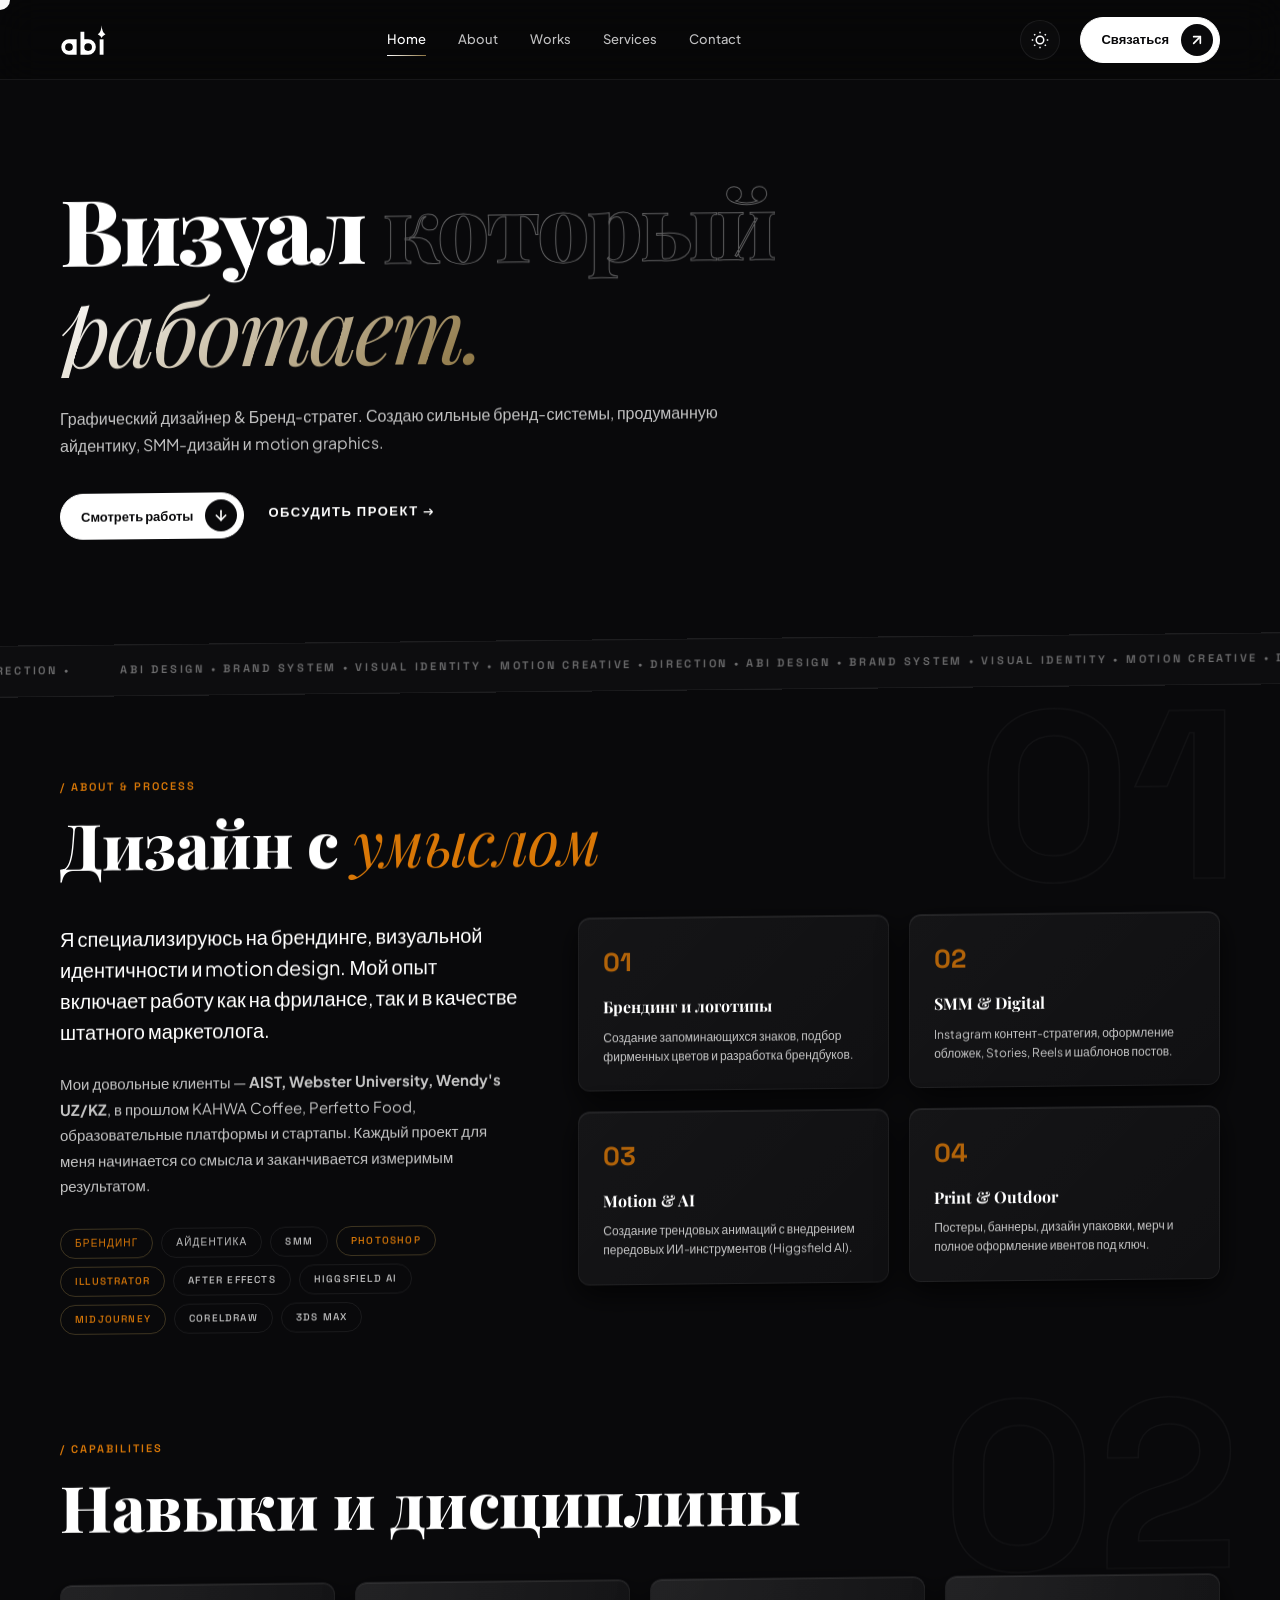
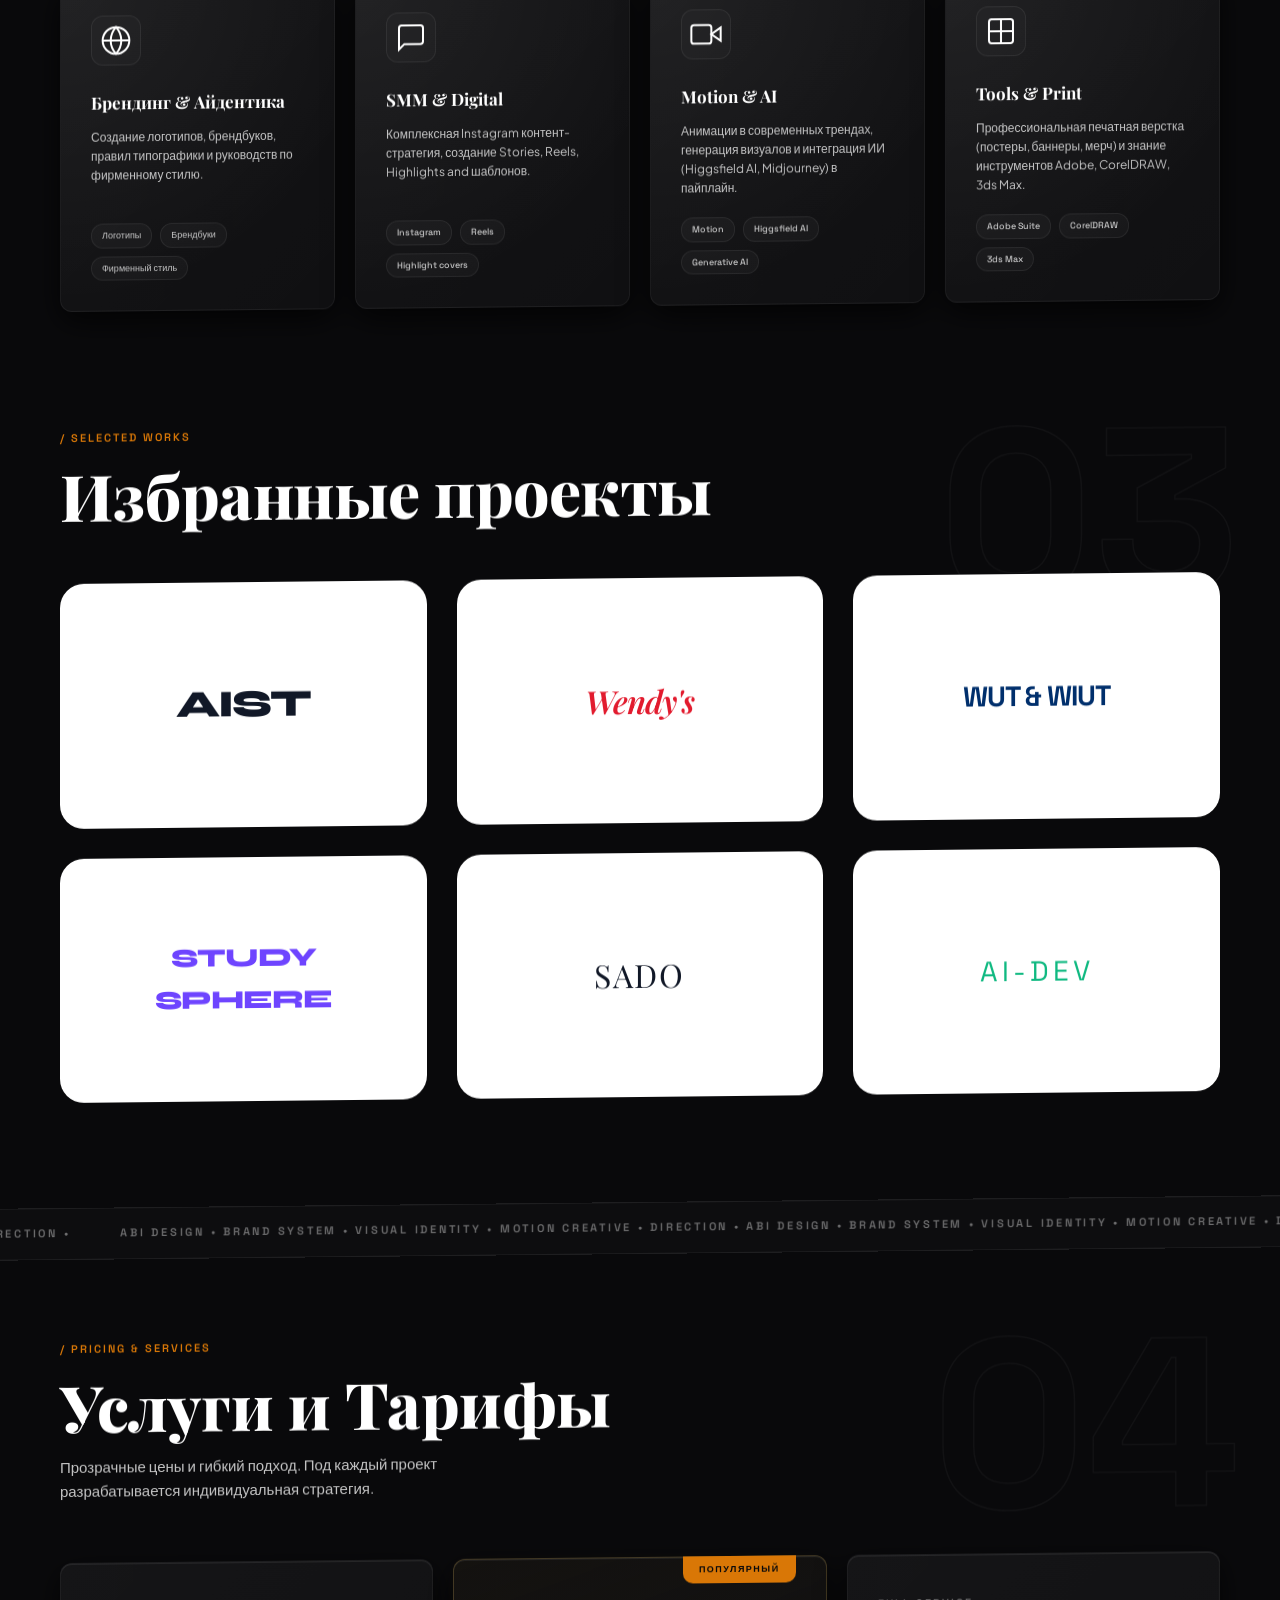
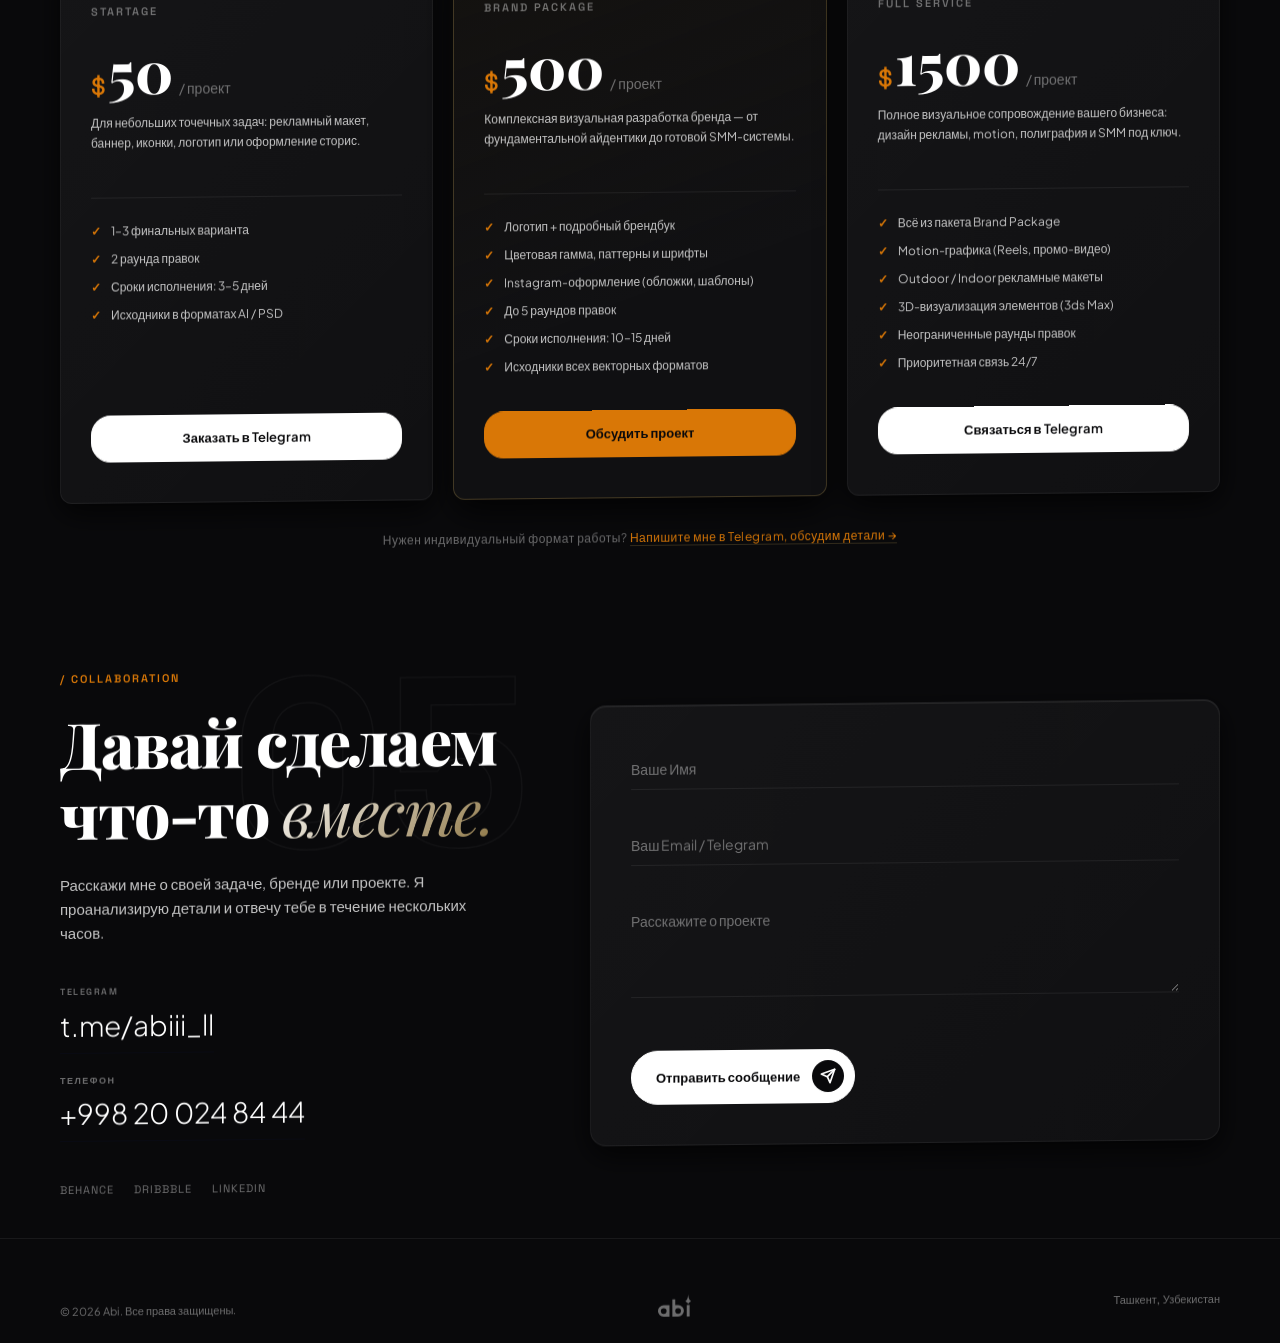
<file: index.html>
<!DOCTYPE html>
<html lang="ru">
<head>
  <meta charset="UTF-8">
  <meta name="viewport" content="width=device-width, initial-scale=1.0">
  <title>Abi — Designer &amp; Brand Strategist | Visual Portfolio</title>
  
  <!-- Favicon -->
  <link rel="icon" type="image/svg+xml" href="favicon.svg?v=1.8.3">
  
  <!-- Meta tags for SEO -->
  <meta name="description" content="Портфолио Аби (Abi) — графического дизайнера и бренд-стратега из Ташкента. Создание бренд-систем, айдентики, SMM-дизайна и motion graphics. Визуал, который работает.">
  <meta name="keywords" content="Аби, Abi, Дизайнер Ташкент, Графический дизайн, Айдентика, Брендинг, SMM дизайн, Motion graphics, Ташкент, Узбекистан">
  <meta name="theme-color" content="#080a18">
  
  <!-- Open Graph / Facebook -->
  <meta property="og:type" content="website">
  <meta property="og:url" content="https://abduvahidovabdurahmon-stack.github.io/portfolio/">
  <meta property="og:title" content="Abi — Designer &amp; Brand Strategist | Visual Portfolio">
  <meta property="og:description" content="Портфолио Аби (Abi). Создание бренд-систем, айдентики и motion graphics. Визуал, который работает.">
  <meta property="og:image" content="https://abduvahidovabdurahmon-stack.github.io/portfolio/aist_card.jpg">
  <meta property="og:image:alt" content="Abi visual portfolio preview">

  <!-- Twitter / Telegram previews -->
  <meta name="twitter:card" content="summary_large_image">
  <meta name="twitter:title" content="Abi — Designer &amp; Brand Strategist | Visual Portfolio">
  <meta name="twitter:description" content="Бренд-системы, айдентика, SMM-дизайн и motion graphics. Визуал, который работает.">
  <meta name="twitter:image" content="https://abduvahidovabdurahmon-stack.github.io/portfolio/aist_card.jpg">

  <!-- Google Fonts: Syne (bold/expressive), Plus Jakarta Sans (interface text), Space Grotesk (tech numbers/labels), Playfair Display (light theme serif) -->
  <link rel="preconnect" href="https://fonts.googleapis.com">
  <link rel="preconnect" href="https://fonts.gstatic.com" crossorigin>
  <link href="https://fonts.googleapis.com/css2?family=Montserrat:wght@900&family=Playfair+Display:ital,wght@0,400;0,500;0,700;1,400;1,500&family=Plus+Jakarta+Sans:wght@300;400;500;600;700&family=Space+Grotesk:wght@300;400;500;600;700&family=Syne:wght@700;800&display=swap" rel="stylesheet">
  
  <!-- Style Sheet -->
  <link rel="stylesheet" href="style.css?v=1.8.5">
</head>
<body>

  <!-- Noise Overlay (For paper texture feel in light theme) -->
  <div class="noise-overlay" aria-hidden="true"></div>

  <!-- Custom Cursor -->
  <div id="custom-cursor" class="custom-cursor" aria-hidden="true">
    <span class="cursor-text">View</span>
  </div>

  <!-- Background Grid, Light Rays, and Orbs -->
  <div class="background-grid" aria-hidden="true">
    <div class="bg-base-color"></div>


    <!-- Full-screen Frosted Glass Surface Overlay -->
    <div class="bg-glass-surface"></div>

    <!-- Interactive Background Lights & Matrix Grid (On top of glass for sharpness) -->
    <div class="interactive-glow-spotlight"></div>
    <div class="interactive-grid-overlay"></div>

    <div class="grid-columns">
      <div class="grid-col"></div>
      <div class="grid-col"></div>
      <div class="grid-col"></div>
      <div class="grid-col"></div>
      <div class="grid-col"></div>
    </div>
  </div>



  <!-- Frosted Glass Navigation Bar -->
  <header class="navigation-wrapper" id="nav-header">
    <div class="navigation-inside">
      <a href="#home" class="nav-logo" id="logo-link" aria-label="ABI Home">
        <svg viewBox="0 0 185 125" aria-hidden="true" class="logo-svg">
          <path d="M 35 60 L 65 60 L 65 120 L 35 120 A 30 30 0 0 1 35 60 Z M 35 75 A 15 15 0 1 0 35 105 A 15 15 0 1 0 35 75 Z" fill-rule="evenodd" />
          <path d="M 80 30 L 95 30 L 95 60 L 110 60 A 30 30 0 0 1 110 120 L 80 120 Z M 110 75 A 15 15 0 1 0 110 105 A 15 15 0 1 0 110 75 Z" fill-rule="evenodd" />
          <rect x="155" y="60" width="15" height="60" />
          <path d="M 162.5 5 Q 161.5 32 147.5 40 Q 161.5 48 162.5 55 Q 163.5 48 177.5 40 Q 163.5 32 162.5 5 Z" />
        </svg>
      </a>
      
      <nav class="navigation-links hide-on-mobile" aria-label="Основное меню">
        <a href="#home" class="nav-link active">Home</a>
        <a href="#about" class="nav-link">About</a>
        <a href="#works" class="nav-link">Works</a>
        <a href="#pricing" class="nav-link">Services</a>
        <a href="#contact" class="nav-link">Contact</a>
      </nav>
      
      <div class="navigation-actions">
        <!-- Theme Toggle Switch -->
        <button id="theme-toggle" class="theme-toggle-btn" aria-label="Переключить цветовую тему">
          <svg class="sun-icon" viewBox="0 0 24 24" fill="none" stroke="currentColor" stroke-width="2">
            <circle cx="12" cy="12" r="5"></circle>
            <line x1="12" y1="1" x2="12" y2="3"></line>
            <line x1="12" y1="21" x2="12" y2="23"></line>
            <line x1="4.22" y1="4.22" x2="5.64" y2="5.64"></line>
            <line x1="18.36" y1="18.36" x2="19.78" y2="19.78"></line>
            <line x1="1" y1="12" x2="3" y2="12"></line>
            <line x1="21" y1="12" x2="23" y2="12"></line>
            <line x1="4.22" y1="19.78" x2="5.64" y2="18.36"></line>
            <line x1="18.36" y1="5.64" x2="19.78" y2="4.22"></line>
          </svg>
          <svg class="moon-icon" viewBox="0 0 24 24" fill="none" stroke="currentColor" stroke-width="2" style="display:none;">
            <path d="M21 12.79A9 9 0 1 1 11.21 3 7 7 0 0 0 21 12.79z"></path>
          </svg>
        </button>

        <a href="#contact" class="magnetic-button button-navigation hide-on-mobile" id="nav-cta-btn">
          <span class="btn-text">Связаться</span>
          <div class="btn-circle">
            <svg viewBox="0 0 24 24" width="16" height="16" stroke="currentColor" stroke-width="2.5" fill="none" stroke-linecap="round" stroke-linejoin="round">
              <line x1="7" y1="17" x2="17" y2="7"></line>
              <polyline points="7 7 17 7 17 17"></polyline>
            </svg>
          </div>
        </a>
        
        <!-- Mobile Menu Hamburger -->
        <button class="mobile-menu-trigger hide-on-desktop" id="menu-trigger" aria-label="Открыть мобильное меню" aria-expanded="false">
          <span></span>
          <span></span>
        </button>
      </div>
    </div>
  </header>

  <!-- Mobile Navigation Drawer -->
  <div class="mobile-menu-overlay" id="mobile-menu">
    <div class="mobile-menu-content">
      <nav class="mobile-navigation-links" aria-label="Мобильное меню">
        <a href="#home" class="mobile-nav-link">Home</a>
        <a href="#about" class="mobile-nav-link">About</a>
        <a href="#works" class="mobile-nav-link">Works</a>
        <a href="#pricing" class="mobile-nav-link">Services</a>
        <a href="#contact" class="mobile-nav-link">Contact</a>
      </nav>
      <div class="mobile-menu-footer">
        <a href="#contact" class="magnetic-button mobile-cta-btn">Связаться</a>
      </div>
    </div>
  </div>

  <main class="main-content">
    
    <!-- Centered Editorial Hero Section -->
    <section class="hero-section" id="home">
      <div class="section-container">
        
        <div class="hero-content">
          <h1 class="hero-title">
            <div class="title-row">
              <span class="hero-title-word-wrapper"><span class="hero-title-word">Визуал</span></span>
              <span class="hero-title-word-wrapper"><span class="hero-title-word stroke">который</span></span>
            </div>
            <div class="title-row">
              <span class="hero-title-word-wrapper"><span class="hero-title-word gradient-text italic-accent">работает.</span></span>
            </div>
          </h1>
          <p class="hero-subtitle">Графический дизайнер &amp; Бренд-стратег. Создаю сильные бренд-системы, продуманную айдентику, SMM-дизайн и motion graphics.</p>
          
          <div class="hero-actions">
            <a href="#works" class="magnetic-button btn-hero-primary">
              <span class="btn-text">Смотреть работы</span>
              <div class="btn-circle">
                <svg viewBox="0 0 24 24" width="16" height="16" stroke="currentColor" stroke-width="2.5" fill="none" stroke-linecap="round" stroke-linejoin="round">
                  <line x1="12" y1="5" x2="12" y2="19"></line>
                  <polyline points="19 12 12 19 5 12"></polyline>
                </svg>
              </div>
            </a>
            <a href="#contact" class="btn-text-action">Обсудить проект &rarr;</a>
          </div>
        </div>


      </div>
    </section>

    <!-- Marquee divider 1 (between Hero and About) -->
    <div class="scroll-marquee-wrapper" aria-hidden="true">
      <div class="scroll-marquee-track marquee-track-1">
        <div class="scroll-marquee-item font-tech">ABI DESIGN &bull; BRAND SYSTEM &bull; VISUAL IDENTITY &bull; MOTION CREATIVE &bull; DIRECTION &bull; ABI DESIGN &bull; BRAND SYSTEM &bull; VISUAL IDENTITY &bull; MOTION CREATIVE &bull; DIRECTION &bull;</div>
      </div>
    </div>

    <!-- About and Process Section -->
    <section class="about-section" id="about" data-animate="about">
      <div class="section-container">
        <div class="section-header" style="position: relative;">
          <span class="section-tag font-tech">/ About &amp; Process</span>
          <h2 class="section-title">Дизайн с <em>умыслом</em></h2>
          <div class="bg-section-number font-tech" data-parallax-speed="0.12">01</div>
        </div>
        
        <div class="about-grid">
          <div class="about-text-col">
            <p class="paragraph-large">Я специализируюсь на брендинге, визуальной идентичности и motion design. Мой опыт включает работу как на фрилансе, так и в качестве штатного маркетолога.</p>
            <p class="paragraph-regular">Мои довольные клиенты — <strong>AIST, Webster University, Wendy's UZ/KZ</strong>, в прошлом KAHWA Coffee, Perfetto Food, образовательные платформы и стартапы. Каждый проект для меня начинается со смысла и заканчивается измеримым результатом.</p>
            
            <div class="chips-container" style="margin-top: 30px;">
              <div class="chips">
                <span class="chip hi">Брендинг</span>
                <span class="chip">Айдентика</span>
                <span class="chip">SMM</span>
                <span class="chip hi">Photoshop</span>
                <span class="chip hi">Illustrator</span>
                <span class="chip">After Effects</span>
                <span class="chip">Higgsfield AI</span>
                <span class="chip hi">Midjourney</span>
                <span class="chip">CorelDRAW</span>
                <span class="chip">3ds Max</span>
              </div>
            </div>
          </div>
          
          <div class="process-timeline-bento">
            <div class="process-card border-glow">
              <div class="process-num font-tech">01</div>
              <h3 class="process-title">Брендинг и логотипы</h3>
              <p class="process-desc">Создание запоминающихся знаков, подбор фирменных цветов и разработка брендбуков.</p>
            </div>
            
            <div class="process-card border-glow">
              <div class="process-num font-tech">02</div>
              <h3 class="process-title">SMM &amp; Digital</h3>
              <p class="process-desc">Instagram контент-стратегия, оформление обложек, Stories, Reels и шаблонов постов.</p>
            </div>
            
            <div class="process-card border-glow">
              <div class="process-num font-tech">03</div>
              <h3 class="process-title">Motion &amp; AI</h3>
              <p class="process-desc">Создание трендовых анимаций с внедрением передовых ИИ-инструментов (Higgsfield AI).</p>
            </div>
            
            <div class="process-card border-glow">
              <div class="process-num font-tech">04</div>
              <h3 class="process-title">Print &amp; Outdoor</h3>
              <p class="process-desc">Постеры, баннеры, дизайн упаковки, мерч и полное оформление ивентов под ключ.</p>
            </div>
          </div>
        </div>
      </div>
    </section>

    <!-- Skills Bento Section -->
    <section class="skills-section" id="skills" data-animate="skills">
      <div class="section-container">
        <div class="section-header" style="position: relative;">
          <span class="section-tag font-tech">/ Capabilities</span>
          <h2 class="section-title">Навыки и дисциплины</h2>
          <div class="bg-section-number font-tech" data-parallax-speed="0.12">02</div>
        </div>
        
        <div class="skills-bento-grid">
          <!-- Skill Card 1 -->
          <div class="bento-card skill-card border-glow">
            <div class="skill-icon-wrap">
              <svg viewBox="0 0 24 24" width="32" height="32" fill="none" stroke="currentColor" stroke-width="1.5">
                <circle cx="12" cy="12" r="10"></circle>
                <path d="M12 2a15.3 15.3 0 0 1 4 10 15.3 15.3 0 0 1-4 10 15.3 15.3 0 0 1-4-10 15.3 15.3 0 0 1 4-10z"></path>
                <path d="M2 12h20"></path>
              </svg>
            </div>
            <h3 class="skill-title">Брендинг &amp; Айдентика</h3>
            <p class="skill-desc">Создание логотипов, брендбуков, правил типографики и руководств по фирменному стилю.</p>
            <div class="skill-pills">
              <span>Логотипы</span>
              <span>Брендбуки</span>
              <span>Фирменный стиль</span>
            </div>
          </div>

          <!-- Skill Card 2 -->
          <div class="bento-card skill-card border-glow">
            <div class="skill-icon-wrap">
              <svg viewBox="0 0 24 24" width="32" height="32" fill="none" stroke="currentColor" stroke-width="1.5">
                <path d="M21 15a2 2 0 0 1-2 2H7l-4 4V5a2 2 0 0 1 2-2h14a2 2 0 0 1 2 2z"></path>
              </svg>
            </div>
            <h3 class="skill-title">SMM &amp; Digital</h3>
            <p class="skill-desc">Комплексная Instagram контент-стратегия, создание Stories, Reels, Highlights and шаблонов.</p>
            <div class="skill-pills">
              <span>Instagram</span>
              <span>Reels</span>
              <span>Highlight covers</span>
            </div>
          </div>

          <!-- Skill Card 3 -->
          <div class="bento-card skill-card border-glow">
            <div class="skill-icon-wrap">
              <svg viewBox="0 0 24 24" width="32" height="32" fill="none" stroke="currentColor" stroke-width="1.5">
                <polygon points="23 7 16 12 23 17 23 7"></polygon>
                <rect x="1" y="5" width="15" height="14" rx="2" ry="2"></rect>
              </svg>
            </div>
            <h3 class="skill-title">Motion &amp; AI</h3>
            <p class="skill-desc">Анимации в современных трендах, генерация визуалов и интеграция ИИ (Higgsfield AI, Midjourney) в пайплайн.</p>
            <div class="skill-pills">
              <span>Motion</span>
              <span>Higgsfield AI</span>
              <span>Generative AI</span>
            </div>
          </div>

          <!-- Skill Card 4 -->
          <div class="bento-card skill-card border-glow">
            <div class="skill-icon-wrap">
              <svg viewBox="0 0 24 24" width="32" height="32" fill="none" stroke="currentColor" stroke-width="1.5">
                <rect x="3" y="3" width="18" height="18" rx="2" ry="2"></rect>
                <line x1="21" y1="12" x2="3" y2="12"></line>
                <line x1="12" y1="3" x2="12" y2="21"></line>
              </svg>
            </div>
            <h3 class="skill-title">Tools &amp; Print</h3>
            <p class="skill-desc">Профессиональная печатная верстка (постеры, баннеры, мерч) и знание инструментов Adobe, CorelDRAW, 3ds Max.</p>
            <div class="skill-pills">
              <span>Adobe Suite</span>
              <span>CorelDRAW</span>
              <span>3ds Max</span>
            </div>
          </div>
        </div>
      </div>
    </section>

    <!-- Projects Section -->
    <section class="projects-section" id="works" data-animate="works">
      <div class="section-container">
        
        <div class="section-header" style="position: relative; margin-bottom: 20px;">
          <span class="section-tag font-tech">/ Selected Works</span>
          <h2 class="section-title">Избранные проекты</h2>
          <div class="bg-section-number font-tech" data-parallax-speed="0.12">03</div>
        </div>
        
        <!-- Premium Brand Grid Showcase -->
        <div class="brand-grid">
          <!-- AIST -->
          <a href="project.html?id=aether" class="brand-card" data-brand="aist" data-animate="fade-up">
            <div class="brand-logo-wrapper">
              <span class="brand-logo-fallback" style="font-family: 'Syne', sans-serif; letter-spacing: -2px; font-weight: 800; font-size: 38px;">AIST</span>
            </div>
            <div class="brand-meta">
              <span class="brand-title">AIST Tashkent</span>
              <span class="brand-category">Production & Brand Identity</span>
            </div>
          </a>

          <!-- Wendy's -->
          <a href="project.html?id=veloce" class="brand-card" data-brand="wendys" data-animate="fade-up">
            <div class="brand-logo-wrapper">
              <span class="brand-logo-fallback" style="font-family: 'Playfair Display', serif; font-style: italic; font-weight: 600; font-size: 32px; color: #e21b2e;">Wendy's</span>
            </div>
            <div class="brand-meta">
              <span class="brand-title">Wendy's Uzbekistan & Kazakhstan</span>
              <span class="brand-category">SMM & Production Strategy</span>
            </div>
          </a>

          <!-- WIUT & WUT -->
          <a href="project.html?id=chronos" class="brand-card" data-brand="wiut" data-animate="fade-up">
            <div class="brand-logo-wrapper">
              <span class="brand-logo-fallback" style="font-family: 'Space Grotesk', sans-serif; letter-spacing: -1px; font-weight: 700; font-size: 28px; color: #002f6c;">WUT & WIUT</span>
            </div>
            <div class="brand-meta">
              <span class="brand-title">Webster & Westminster</span>
              <span class="brand-category">Event & Brand Identity</span>
            </div>
          </a>

          <!-- Study Sphere -->
          <a href="project.html?id=komorebi" class="brand-card" data-brand="studysphere" data-animate="fade-up">
            <div class="brand-logo-wrapper">
              <span class="brand-logo-fallback" style="font-family: 'Syne', sans-serif; letter-spacing: -1px; font-weight: 800; font-size: 26px; color: #6e44ff;">STUDY SPHERE</span>
            </div>
            <div class="brand-meta">
              <span class="brand-title">Study Sphere</span>
              <span class="brand-category">SMM & Identity Design</span>
            </div>
          </a>

          <!-- Freelance (Sado) -->
          <a href="project.html?id=sado" class="brand-card" data-brand="freelance" data-animate="fade-up">
            <div class="brand-logo-wrapper">
              <span class="brand-logo-fallback" style="font-family: 'Playfair Display', serif; font-weight: 400; font-size: 32px; letter-spacing: 2px;">SADO</span>
            </div>
            <div class="brand-meta">
              <span class="brand-title">Sado Identity Archive</span>
              <span class="brand-category">Freelance & Commercial Art</span>
            </div>
          </a>

          <!-- AI-разработка -->
          <a href="project.html?id=ai-dev" class="brand-card" data-brand="ai-dev" data-animate="fade-up">
            <div class="brand-logo-wrapper">
              <span class="brand-logo-fallback" style="font-family: 'Space Grotesk', sans-serif; font-weight: 400; font-size: 28px; letter-spacing: 4px; color: #10b981; text-transform: uppercase;">AI-DEV</span>
            </div>
            <div class="brand-meta">
              <span class="brand-title">AI-Разработка</span>
              <span class="brand-category">Generative Design & Coding</span>
            </div>
          </a>
        </div>
      </div>
    </section>

    <!-- Marquee divider 2 (between Works and Pricing) -->
    <div class="scroll-marquee-wrapper" aria-hidden="true">
      <div class="scroll-marquee-track marquee-track-2">
        <div class="scroll-marquee-item font-tech">ABI DESIGN &bull; BRAND SYSTEM &bull; VISUAL IDENTITY &bull; MOTION CREATIVE &bull; DIRECTION &bull; ABI DESIGN &bull; BRAND SYSTEM &bull; VISUAL IDENTITY &bull; MOTION CREATIVE &bull; DIRECTION &bull;</div>
      </div>
    </div>

    <!-- Services & Pricing Section -->
    <section class="pricing-section" id="pricing" data-animate="pricing">
      <div class="section-container">
        
        <div class="section-header" style="position: relative;">
          <span class="section-tag font-tech">/ Pricing &amp; Services</span>
          <h2 class="section-title">Услуги и Тарифы</h2>
          <p class="pricing-subtitle">Прозрачные цены и гибкий подход. Под каждый проект разрабатывается индивидуальная стратегия.</p>
          <div class="bg-section-number font-tech" data-parallax-speed="0.12">04</div>
        </div>

        <div class="pricing-grid">
          
          <!-- Price Card 1 -->
          <div class="pricing-card border-glow">
            <div class="p-tier font-tech">Startage</div>
            <div class="p-amount-wrap">
              <span class="p-currency font-tech">$</span>
              <h3 class="p-amount">50</h3>
              <span class="p-period">/ проект</span>
            </div>
            <p class="p-desc">Для небольших точечных задач: рекламный макет, баннер, иконки, логотип или оформление сторис.</p>
            <div class="p-divider"></div>
            <ul class="p-features">
              <li>1–3 финальных варианта</li>
              <li>2 раунда правок</li>
              <li>Сроки исполнения: 3–5 дней</li>
              <li>Исходники в форматах AI / PSD</li>
            </ul>
            <a href="https://t.me/abiii_ll" target="_blank" rel="noopener" class="magnetic-button btn-pricing-action">
              <span class="btn-text">Заказать в Telegram</span>
            </a>
          </div>

          <!-- Price Card 2 (Featured) -->
          <div class="pricing-card card-featured border-glow">
            <div class="p-featured-badge font-tech">Популярный</div>
            <div class="p-tier font-tech">Brand Package</div>
            <div class="p-amount-wrap">
              <span class="p-currency font-tech">$</span>
              <h3 class="p-amount">500</h3>
              <span class="p-period">/ проект</span>
            </div>
            <p class="p-desc">Комплексная визуальная разработка бренда — от фундаментальной айдентики до готовой SMM-системы.</p>
            <div class="p-divider"></div>
            <ul class="p-features">
              <li>Логотип + подробный брендбук</li>
              <li>Цветовая гамма, паттерны и шрифты</li>
              <li>Instagram-оформление (обложки, шаблоны)</li>
              <li>До 5 раундов правок</li>
              <li>Сроки исполнения: 10–15 дней</li>
              <li>Исходники всех векторных форматов</li>
            </ul>
            <a href="https://t.me/abiii_ll" target="_blank" rel="noopener" class="magnetic-button btn-pricing-action featured-action">
              <span class="btn-text">Обсудить проект</span>
            </a>
          </div>

          <!-- Price Card 3 -->
          <div class="pricing-card border-glow">
            <div class="p-tier font-tech">Full Service</div>
            <div class="p-amount-wrap">
              <span class="p-currency font-tech">$</span>
              <h3 class="p-amount">1500</h3>
              <span class="p-period">/ проект</span>
            </div>
            <p class="p-desc">Полное визуальное сопровождение вашего бизнеса: дизайн рекламы, motion, полиграфия и SMM под ключ.</p>
            <div class="p-divider"></div>
            <ul class="p-features">
              <li>Всё из пакета Brand Package</li>
              <li>Motion-графика (Reels, промо-видео)</li>
              <li>Outdoor / Indoor рекламные макеты</li>
              <li>3D-визуализация элементов (3ds Max)</li>
              <li>Неограниченные раунды правок</li>
              <li>Приоритетная связь 24/7</li>
            </ul>
            <a href="https://t.me/abiii_ll" target="_blank" rel="noopener" class="magnetic-button btn-pricing-action">
              <span class="btn-text">Связаться в Telegram</span>
            </a>
          </div>

        </div>
        
        <p class="pricing-custom-note">Нужен индивидуальный формат работы? <a href="https://t.me/abiii_ll" target="_blank" rel="noopener" class="accent-link">Напишите мне в Telegram, обсудим детали →</a></p>
      </div>
    </section>

    <!-- Contact Form Section -->
    <section class="contact-section" id="contact" data-animate="contact">
      <div class="section-container">
        <div class="contact-layout">
          
          <div class="contact-info-col" style="position: relative;">
            <span class="section-tag font-tech">/ Collaboration</span>
            <h2 class="contact-main-title">Давай сделаем что-то <span class="gradient-text italic-accent">вместе.</span></h2>
            <div class="bg-section-number font-tech" data-parallax-speed="0.12">05</div>
            <p class="contact-text">Расскажи мне о своей задаче, бренде или проекте. Я проанализирую детали и отвечу тебе в течение нескольких часов.</p>
            
            <div class="contact-methods">
              <a href="https://t.me/abiii_ll" target="_blank" rel="noopener" class="contact-method-link">
                <span class="method-label font-tech">Telegram</span>
                <span class="method-value">t.me/abiii_ll</span>
              </a>
              <a href="tel:+998200248444" class="contact-method-link">
                <span class="method-label font-tech">Телефон</span>
                <span class="method-value">+998 20 024 84 44</span>
              </a>
            </div>

            <div class="socials-list">
              <a href="https://behance.net" target="_blank" rel="noopener" class="social-link">Behance</a>
              <a href="https://dribbble.com" target="_blank" rel="noopener" class="social-link">Dribbble</a>
              <a href="https://linkedin.com" target="_blank" rel="noopener" class="social-link">LinkedIn</a>
            </div>
          </div>
          
          <div class="contact-form-col">
            <form id="portfolio-contact-form" class="portfolio-form" novalidate>
              <div class="form-row">
                <div class="form-group">
                  <input type="text" id="contact-name" name="name" class="form-input" required placeholder=" ">
                  <label for="contact-name" class="form-label">Ваше Имя</label>
                  <span class="form-border"></span>
                  <span class="error-msg">Пожалуйста, введите ваше имя</span>
                </div>
              </div>
              
              <div class="form-row">
                <div class="form-group">
                  <input type="email" id="contact-email" name="email" class="form-input" required placeholder=" ">
                  <label for="contact-email" class="form-label">Ваш Email / Telegram</label>
                  <span class="form-border"></span>
                  <span class="error-msg">Пожалуйста, укажите контакт для связи</span>
                </div>
              </div>
              
              <div class="form-row">
                <div class="form-group">
                  <textarea id="contact-message" name="message" class="form-input text-area" required placeholder=" "></textarea>
                  <label for="contact-message" class="form-label">Расскажите о проекте</label>
                  <span class="form-border"></span>
                  <span class="error-msg">Пожалуйста, напишите пару слов о задаче</span>
                </div>
              </div>
              
              <button type="submit" class="magnetic-button form-submit-btn" id="submit-form-btn">
                <span class="btn-text">Отправить сообщение</span>
                <div class="btn-circle">
                  <svg viewBox="0 0 24 24" width="16" height="16" stroke="currentColor" stroke-width="2.5" fill="none" stroke-linecap="round" stroke-linejoin="round">
                    <line x1="22" y1="2" x2="11" y2="13"></line>
                    <polygon points="22 2 15 22 11 13 2 9 22 2"></polygon>
                  </svg>
                </div>
              </button>
            </form>
          </div>
          
        </div>
      </div>
    </section>

  </main>

  <!-- Footer -->
  <footer class="portfolio-footer">
    <div class="section-container">
      <div class="footer-bottom">
        <p class="copyright">&copy; 2026 Abi. Все права защищены.</p>
        <div class="footer-logo">
          <svg viewBox="0 0 185 125" aria-hidden="true" class="logo-svg">
            <path d="M 35 60 L 65 60 L 65 120 L 35 120 A 30 30 0 0 1 35 60 Z M 35 75 A 15 15 0 1 0 35 105 A 15 15 0 1 0 35 75 Z" fill-rule="evenodd" />
            <path d="M 80 30 L 95 30 L 95 60 L 110 60 A 30 30 0 0 1 110 120 L 80 120 Z M 110 75 A 15 15 0 1 0 110 105 A 15 15 0 1 0 110 75 Z" fill-rule="evenodd" />
            <rect x="155" y="60" width="15" height="60" />
            <path d="M 162.5 5 Q 161.5 32 147.5 40 Q 161.5 48 162.5 55 Q 163.5 48 177.5 40 Q 163.5 32 162.5 5 Z" />
          </svg>
        </div>
        <p class="credits">Ташкент, Узбекистан</p>
      </div>
    </div>
  </footer>
  <!-- Scripts -->
  <script src="projects.js?v=1.8.5"></script>
  <script src="script.js?v=1.8.5"></script>
</body>
</html>
</file>
<file: style.css>
/* ==========================================================================
   STYLE SYSTEM: DESIGN-PORTFOLIO (DIALEDWEB & LIGHT EDITORIAL BLEND)
   ========================================================================== */

/* 1. Reset & Variables */
:root {
  /* Fonts */
  --font-headers: 'Playfair Display', Georgia, serif; /* Editorial serif for header by default */
  --font-body: 'Plus Jakarta Sans', sans-serif;
  --font-tech: 'Space Grotesk', sans-serif;

  /* HSL Colors - Dark Theme (Default) */
  --bg-dark: #09090b; /* Flat deep dark gray from reference */
  --bg-card: rgba(18, 18, 18, 0.55); /* Highly translucent matte dark gray for max glassmorphism */
  --bg-card-hover: rgba(28, 28, 28, 0.68);
  --border-color: rgba(255, 255, 255, 0.065); /* 1px thin translucent borders */
  --border-color-hover: rgba(255, 255, 255, 0.15);
  
  --text-primary: #ffffff;
  --text-secondary: rgba(255, 255, 255, 0.75); /* Higher legibility */
  --text-muted: rgba(255, 255, 255, 0.4);
  
  --accent-purple: #8b5cf6;
  --accent-cyan: #06b6d4;
  --accent-orange: #d97706;
  --accent-red: #ef4444;
  --accent-green: #10b981;
  
  --gradient-glow: linear-gradient(135deg, #ffffff 0%, #8B7340 100%); /* Premium monochrome/gold gradient glow */
  --glow-shadow: 0 8px 32px 0 rgba(255, 255, 255, 0.02);
  --glass-blur: blur(20px);
  --transition-smooth: all 0.5s cubic-bezier(0.16, 1, 0.3, 1);
  --transition-elastic: all 0.6s cubic-bezier(0.34, 1.56, 0.64, 1);

  /* Default values for background mouse tracking variables */
  --mouse-bg-x: 50vw;
  --mouse-bg-y: 30vh;
}

/* Light Theme Variables (Blended from Abi's Reference) */
body.light-theme {
  --bg-dark: #f0f0e7;                 /* Aspen Snow background */
  --bg-card: rgba(232, 232, 223, 0.32); /* Highly translucent card backing */
  --bg-card-hover: rgba(222, 222, 212, 0.50);
  --border-color: rgba(0, 17, 102, 0.08); /* Navy border */
  --border-color-hover: rgba(0, 17, 102, 0.22);
  
  --text-primary: #001166;            /* Atlantic Depths primary navy */
  --text-secondary: rgba(0, 17, 102, 0.72);
  --text-muted: rgba(0, 17, 102, 0.45);
  
  --accent-purple: #001166;
  --accent-cyan: #8B7340;             /* Matte Gold accents */
  --accent-orange: #8B7340;
  --accent-red: #c94e18;              /* Terracotta secondary */
  --accent-green: #22c55e;
  
  --gradient-glow: linear-gradient(135deg, #001166 0%, #8B7340 100%);
  --glow-shadow: 0 8px 32px 0 rgba(0, 17, 102, 0.04);
  
  --font-headers: 'Playfair Display', Georgia, serif; /* Editorial serif */
  
  background-color: var(--bg-dark);
  color: var(--text-primary);
}

/* Base Styles */
* {
  box-sizing: border-box;
  margin: 0;
  padding: 0;
}

html {
  scroll-behavior: smooth;
  background-color: var(--bg-dark);
  scroll-padding-top: 80px; /* Accounts for fixed desktop header when anchor scrolling */
}

body {
  font-family: var(--font-body);
  background-color: transparent !important; /* Force transparent so z-index: -1 background-grid is fully visible */
  color: var(--text-primary);
  line-height: 1.6;
  overflow-x: hidden;
  -webkit-font-smoothing: antialiased;
  transition: color 0.5s ease;
}

.bg-base-color {
  position: absolute;
  inset: 0;
  width: 100%;
  height: 100%;
  background-color: var(--bg-dark);
  z-index: -4; /* render behind the floating blobs at -3 */
  transition: background-color 1.2s cubic-bezier(0.16, 1, 0.3, 1);
}

/* Scrollbar customization */
::-webkit-scrollbar {
  width: 8px;
}
::-webkit-scrollbar-track {
  background: var(--bg-dark);
}
::-webkit-scrollbar-thumb {
  background: var(--border-color-hover);
  border-radius: 4px;
}
::-webkit-scrollbar-thumb:hover {
  background: var(--text-muted);
}

/* Typography Helper */
.font-tech {
  font-family: var(--font-tech);
}

a {
  color: inherit;
  text-decoration: none;
}

button {
  background: none;
  border: none;
  cursor: pointer;
  font-family: inherit;
  color: inherit;
}

/* Helper Class: Section Container */
.section-container {
  max-width: 1240px;
  margin: 0 auto;
  padding: 0 40px;
  position: relative;
  width: 100%;
}

.gradient-text {
  background: var(--gradient-glow);
  -webkit-background-clip: text;
  -webkit-text-fill-color: transparent;
  background-clip: text;
}

.italic-accent {
  font-style: italic;
  font-weight: normal;
}

/* ==========================================================================
   2. Background Grid, Light Rays & Orbs
   ========================================================================== */
.background-grid {
  position: fixed;
  top: 0;
  left: 0;
  width: 100%;
  height: 100vh;
  z-index: -1;
  pointer-events: none;
  overflow: hidden;
}

/* Interactive spotlight glow and dot-panel matrix grid */
.interactive-glow-spotlight {
  position: absolute;
  inset: 0;
  width: 100%;
  height: 100%;
  pointer-events: none;
  background: radial-gradient(circle 450px at var(--mouse-bg-x) var(--mouse-bg-y), rgba(139, 92, 246, 0.05) 0%, rgba(6, 182, 212, 0.02) 40%, transparent 80%);
  z-index: -3; /* behind other blobs */
  transition: opacity 0.5s ease;
}

body.light-theme .interactive-glow-spotlight {
  background: radial-gradient(circle 350px at var(--mouse-bg-x) var(--mouse-bg-y), rgba(0, 17, 102, 0.02) 0%, rgba(139, 115, 64, 0.01) 50%, transparent 80%);
}

.interactive-grid-overlay {
  position: absolute;
  inset: 0;
  width: 100%;
  height: 100%;
  pointer-events: none;
  z-index: -2;
  
  /* Fine blueprint lines and micro-dots repeat pattern */
  background-image: 
    radial-gradient(circle at 1px 1px, rgba(255, 255, 255, 0.065) 1.5px, transparent 0),
    linear-gradient(rgba(255, 255, 255, 0.012) 1px, transparent 1px),
    linear-gradient(90deg, rgba(255, 255, 255, 0.012) 1px, transparent 1px);
  background-size: 80px 80px, 80px 80px, 80px 80px;
  
  /* Mask limits the grid visibility to a radius around the cursor */
  mask-image: radial-gradient(circle 260px at var(--mouse-bg-x) var(--mouse-bg-y), black 20%, transparent 100%);
  -webkit-mask-image: radial-gradient(circle 260px at var(--mouse-bg-x) var(--mouse-bg-y), black 20%, transparent 100%);
  
  opacity: 0.85;
  transition: opacity 0.5s ease;
}

body.light-theme .interactive-grid-overlay {
  background-image: 
    radial-gradient(circle at 1px 1px, rgba(0, 17, 102, 0.05) 1.5px, transparent 0),
    linear-gradient(rgba(0, 17, 102, 0.012) 1px, transparent 1px),
    linear-gradient(90deg, rgba(0, 17, 102, 0.012) 1px, transparent 1px);
  mask-image: radial-gradient(circle 220px at var(--mouse-bg-x) var(--mouse-bg-y), black 10%, transparent 100%);
  -webkit-mask-image: radial-gradient(circle 220px at var(--mouse-bg-x) var(--mouse-bg-y), black 10%, transparent 100%);
}

.grid-columns {
  display: flex;
  justify-content: space-between;
  width: 100%;
  height: 100%;
  max-width: 1240px;
  margin: 0 auto;
  padding: 0 40px;
}

.grid-col {
  width: 1px;
  height: 100%;
  background-color: var(--border-color);
  opacity: 0.8;
  transition: background-color 0.5s ease;
}

.grid-col:last-child {
  background-color: transparent;
}

/* Noise overlay (film/paper texture) */
.noise-overlay {
  position: fixed;
  inset: 0;
  background-image: url("https://framerusercontent.com/images/6mcf62RlDfRfU61Yg5vb2pefpi4.png?width=256&height=256");
  background-repeat: repeat;
  background-size: 128px auto;
  pointer-events: none;
  z-index: 9000;
  opacity: 0.04; /* Extremely subtle noise grain overlay in dark theme */
  transition: opacity 0.5s ease;
}

body.light-theme .noise-overlay {
  background-image: url("data:image/svg+xml,%3Csvg xmlns='http://www.w3.org/2000/svg' width='200' height='200'%3E%3Cfilter id='n'%3E%3CfeTurbulence type='fractalNoise' baseFrequency='.85' numOctaves='4' stitchTiles='stitch'/%3E%3C/filter%3E%3Crect width='200' height='200' filter='url(%23n)' opacity='.025'/%3E%3C/svg%3E");
  background-repeat: repeat;
  background-size: auto;
  opacity: 1;
}

/* Floating Blurred Background Orbs - Light Theme Only */
.bg-orb-wrapper {
  position: absolute;
  inset: 0;
  width: 100%;
  height: 100%;
  overflow: hidden;
  opacity: 0;
  pointer-events: none;
  transition: opacity 0.8s cubic-bezier(0.16, 1, 0.3, 1);
}

body.light-theme .bg-orb-wrapper {
  opacity: 1;
}

/* Parallax wrappers for independent scroll motion */
.bg-orb-parallax, .bg-blob-parallax {
  position: absolute;
  inset: 0;
  width: 100%;
  height: 100%;
  pointer-events: none;
  will-change: transform;
}

.bg-orb {
  position: absolute;
  border-radius: 50%;
  pointer-events: none;
}

.orb1 {
  width: 900px;
  height: 900px;
  background: radial-gradient(circle, rgba(255, 255, 255, 0.45) 0%, transparent 70%); /* pure white highlight in light theme */
  top: -200px;
  right: -100px;
  animation: orbFloat 14s ease-in-out infinite alternate;
}

.orb2 {
  width: 600px;
  height: 600px;
  background: radial-gradient(circle, rgba(180, 180, 180, 0.25) 0%, transparent 70%); /* soft silver-gray in light theme */
  bottom: 50px;
  left: 5%;
  animation: orbFloat 18s ease-in-out infinite alternate-reverse;
}

@keyframes orbFloat {
  0% { transform: scale(1) translate(0, 0); }
  100% { transform: scale(1.12) translate(40px, -40px); }
}

/* Full-screen Frosted Glass Surface Overlay */
.bg-glass-surface {
  position: absolute;
  inset: 0;
  width: 100%;
  height: 100%;
  background-color: rgba(10, 10, 10, 0.45); /* lower opacity so shifting colors are clearly visible */
  z-index: -2.5; /* between blobs (-3) and grid overlay (-2) */
  pointer-events: none;
  transition: background-color 0.5s ease;
}

body.light-theme .bg-glass-surface {
  background-color: rgba(240, 240, 231, 0.40); /* lower opacity in light theme */
}

/* Neon Background Blobs - Dark Theme Only */
.bg-blob-wrapper {
  position: absolute;
  inset: 0;
  width: 100%;
  height: 100%;
  overflow: hidden;
  opacity: 1;
  pointer-events: none;
  transition: opacity 0.8s cubic-bezier(0.16, 1, 0.3, 1);
}

body.light-theme .bg-blob-wrapper {
  opacity: 0;
}

.bg-blob {
  position: absolute;
  border-radius: 50%;
  z-index: -3; /* behind glass surface */
  pointer-events: none;
}

.bg-blob-violet {
  width: 700px;
  height: 700px;
  background: radial-gradient(circle, rgba(255, 255, 255, 0.18) 0%, transparent 70%); /* pure white sharp radial highlight */
  top: -150px;
  left: 10%;
  animation: blobDrift1 30s infinite ease-in-out;
}

.bg-blob-cyan {
  width: 800px;
  height: 800px;
  background: radial-gradient(circle, rgba(160, 160, 160, 0.15) 0%, transparent 70%); /* light silver/gray radial highlight */
  bottom: -200px;
  right: 5%;
  animation: blobDrift2 40s infinite ease-in-out;
}

.bg-blob-orange {
  width: 600px;
  height: 600px;
  background: radial-gradient(circle, rgba(96, 96, 96, 0.12) 0%, transparent 70%); /* medium gray radial highlight */
  top: 45%;
  left: 45%;
  animation: blobDrift3 25s infinite ease-in-out;
}

@keyframes blobDrift1 {
  0% { transform: translate(0, 0) scale(1); }
  33% { transform: translate(140px, 80px) scale(1.15); }
  66% { transform: translate(-60px, 140px) scale(0.9); }
  100% { transform: translate(0, 0) scale(1); }
}

@keyframes blobDrift2 {
  0% { transform: translate(0, 0) scale(1); }
  50% { transform: translate(-160px, -110px) scale(0.8); }
  100% { transform: translate(0, 0) scale(1); }
}

@keyframes blobDrift3 {
  0% { transform: translate(-50%, -50%) scale(1); }
  33% { transform: translate(-30%, -40%) scale(1.2); }
  66% { transform: translate(-60%, -70%) scale(0.85); }
  100% { transform: translate(-50%, -50%) scale(1); }
}

/* ==========================================================================
   3. Custom Smart Cursor
   ========================================================================== */
.custom-cursor {
  position: fixed;
  top: 0;
  left: 0;
  pointer-events: none;
  z-index: 9999;
  mix-blend-mode: difference;
  display: none;
  width: 20px;
  height: 20px;
  background-color: #ffffff;
  border-radius: 50%;
  transform: translate(-50%, -50%);
  align-items: center;
  justify-content: center;
  overflow: hidden;
  transition: width 0.3s cubic-bezier(0.16, 1, 0.3, 1), 
              height 0.3s cubic-bezier(0.16, 1, 0.3, 1), 
              background-color 0.3s,
              mix-blend-mode 0.3s;
  will-change: left, top;
}

.cursor-text {
  font-family: var(--font-tech);
  font-size: 10px;
  text-transform: uppercase;
  letter-spacing: 1.5px;
  color: var(--bg-dark);
  font-weight: 700;
  opacity: 0;
  transform: scale(0.8);
  transition: opacity 0.2s, transform 0.2s;
  pointer-events: none;
}

/* Hover States */
.custom-cursor.hovering-project {
  width: 90px;
  height: 90px;
  mix-blend-mode: normal;
  background-color: var(--text-primary);
}

.custom-cursor.hovering-project .cursor-text {
  opacity: 1;
  transform: scale(1);
}

.custom-cursor.hovering-link {
  width: 50px;
  height: 50px;
}

/* Click state */
.custom-cursor.clicking {
  width: 15px;
  height: 15px;
}

/* ==========================================================================
   4. Navigation & Header
   ========================================================================== */
.navigation-wrapper {
  position: fixed;
  top: 0;
  left: 0;
  width: 100%;
  height: 80px;
  z-index: 1000;
  border-bottom: 1px solid var(--border-color);
  background-color: rgba(5, 5, 5, 0.3);
  backdrop-filter: var(--glass-blur);
  -webkit-backdrop-filter: var(--glass-blur);
  transition: transform 0.3s, background-color 0.5s, border-bottom-color 0.5s;
}

/* Responsive utilities */
.hide-on-desktop {
  display: none !important;
}

@media (max-width: 768px) {
  .hide-on-mobile {
    display: none !important;
  }
  .hide-on-desktop {
    display: flex !important;
  }
}

body.light-theme .navigation-wrapper {
  background-color: rgba(240, 240, 231, 0.4);
  border-bottom-color: var(--border-color);
}

.navigation-inside {
  max-width: 1240px;
  height: 100%;
  margin: 0 auto;
  padding: 0 40px;
  display: flex;
  align-items: center;
  justify-content: space-between;
}

.nav-logo {
  display: flex;
  align-items: center;
  color: var(--text-primary);
  transition: color 0.5s ease;
}

.logo-svg {
  height: 32px;
  width: auto;
  display: block;
  fill: currentColor;
  transition: fill 0.5s ease;
}


.navigation-links {
  display: flex;
  align-items: center;
  gap: 32px;
}

.nav-link {
  font-size: 13px;
  font-weight: 500;
  color: var(--text-secondary);
  position: relative;
  padding: 6px 0;
  transition: var(--transition-smooth);
}


.nav-link::after {
  content: '';
  position: absolute;
  bottom: 0;
  left: 0;
  width: 100%;
  height: 1px;
  background: var(--gradient-glow);
  transform: scaleX(0);
  transform-origin: center;
  transition: transform 0.4s cubic-bezier(0.16, 1, 0.3, 1);
}

.nav-link:hover {
  color: var(--text-primary);
}

.nav-link:hover::after,
.nav-link.active::after {
  transform: scaleX(1);
}

.nav-link.active {
  color: var(--text-primary);
}

/* Navigation Actions */
.navigation-actions {
  display: flex;
  align-items: center;
  gap: 20px;
}

.theme-toggle-btn {
  width: 40px;
  height: 40px;
  border-radius: 50%;
  border: 1px solid var(--border-color);
  display: flex;
  align-items: center;
  justify-content: center;
  color: var(--text-primary);
  background-color: rgba(255,255,255,0.02);
  transition: var(--transition-smooth);
}

body.light-theme .theme-toggle-btn {
  background-color: rgba(0,0,0,0.02);
}

.theme-toggle-btn:hover {
  border-color: var(--border-color-hover);
  background-color: rgba(255,255,255,0.06);
}

.theme-toggle-btn svg {
  width: 18px;
  height: 18px;
  transition: transform 0.6s cubic-bezier(0.34, 1.56, 0.64, 1);
}

.theme-toggle-btn:hover svg {
  transform: rotate(40deg) scale(1.15);
}

.theme-toggle-btn:active svg {
  transform: rotate(90deg) scale(0.9);
}

/* Magnetic Button Base Styles */
.magnetic-button {
  display: inline-flex;
  align-items: center;
  gap: 12px;
  background-color: var(--text-primary);
  color: var(--bg-dark);
  padding: 6px 6px 6px 20px;
  border-radius: 30px;
  font-size: 13px;
  font-weight: 600;
  border: 1px solid var(--text-primary);
  transition: transform 0.5s cubic-bezier(0.34, 1.56, 0.64, 1), background-color 0.3s, color 0.3s, border-color 0.3s;
  position: relative;
}

.btn-text {
  pointer-events: none;
  transition: transform 0.3s;
}

.btn-circle {
  width: 32px;
  height: 32px;
  border-radius: 50%;
  background-color: var(--bg-dark);
  color: var(--text-primary);
  display: flex;
  align-items: center;
  justify-content: center;
  transition: transform 0.5s cubic-bezier(0.34, 1.56, 0.64, 1), background-color 0.3s, color 0.3s;
  pointer-events: none;
}

.btn-circle svg {
  transition: transform 0.4s cubic-bezier(0.16, 1, 0.3, 1);
}

.magnetic-button:hover {
  background-color: transparent;
  color: var(--text-primary);
  transform: scale(1.03);
  box-shadow: 0 8px 20px rgba(255, 255, 255, 0.05);
}

.magnetic-button:hover .btn-circle {
  background-color: var(--text-primary);
  color: var(--bg-dark);
  transform: scale(1.08);
}

.magnetic-button:hover .btn-circle svg {
  transform: rotate(45deg) scale(1.1);
}

.magnetic-button:active,
.magnetic-button.touch-active {
  transform: scale(0.93) !important;
  transition: transform 0.15s cubic-bezier(0.16, 1, 0.3, 1) !important;
}

.magnetic-button:active .btn-circle,
.magnetic-button.touch-active .btn-circle {
  transform: scale(1.15) !important;
}

/* Custom interactive animations for specific buttons */
/* 1. Paper plane icon send motion */
.form-submit-btn:hover .btn-circle svg {
  transform: translate(2px, -2px) scale(1.1) rotate(0deg);
}
.form-submit-btn:active .btn-circle svg,
.form-submit-btn.touch-active .btn-circle svg {
  transform: translate(5px, -5px) scale(0.9) !important;
}

/* 2. Down arrow icon scroll motion */
.btn-hero-primary:hover .btn-circle svg {
  transform: translateY(3px) scale(1.1) rotate(0deg);
}
.btn-hero-primary:active .btn-circle svg,
.btn-hero-primary.touch-active .btn-circle svg {
  transform: translateY(5px) scale(0.9) !important;
}

/* Secondary Button Style */
.btn-secondary {
  background-color: transparent;
  color: var(--text-primary);
  border-color: var(--border-color-hover);
  padding: 10px 24px;
}

.btn-secondary:hover {
  background-color: var(--text-primary);
  color: var(--bg-dark);
  border-color: var(--text-primary);
}

/* Mobile Menu Hamburger Trigger */
.mobile-menu-trigger {
  width: 40px;
  height: 40px;
  display: flex;
  flex-direction: column;
  justify-content: center;
  align-items: center;
  gap: 5px;
  border: 1px solid var(--border-color);
  border-radius: 50%;
  background: rgba(255,255,255,0.02);
  z-index: 1100;
  transition: var(--transition-smooth);
}

body.light-theme .mobile-menu-trigger {
  background-color: rgba(0,0,0,0.02);
}

.mobile-menu-trigger span {
  width: 18px;
  height: 1.5px;
  background-color: var(--text-primary);
  transition: var(--transition-smooth);
}

.mobile-menu-trigger.active span:first-child {
  transform: translateY(3.5px) rotate(45deg);
}

.mobile-menu-trigger.active span:last-child {
  transform: translateY(-3px) rotate(-45deg);
}

/* Mobile Menu Overlay Drawer (Curtain Slide Down) */
.mobile-menu-overlay {
  position: fixed;
  top: 0;
  left: 0;
  width: 100%;
  height: 100vh;
  background-color: var(--bg-dark);
  z-index: 990;
  display: flex;
  align-items: center;
  justify-content: center;
  transform: translateY(-100%);
  transition: transform 0.65s cubic-bezier(0.16, 1, 0.3, 1);
  overflow: hidden;
  opacity: 1 !important;
  pointer-events: none;
}

.mobile-menu-overlay::before {
  content: '';
  position: absolute;
  inset: 0;
  background-image: 
    radial-gradient(circle at 1.5px 1.5px, rgba(255, 255, 255, 0.05) 1.5px, transparent 0),
    linear-gradient(rgba(255, 255, 255, 0.01) 1px, transparent 1px),
    linear-gradient(90deg, rgba(255, 255, 255, 0.01) 1px, transparent 1px);
  background-size: 80px 80px;
  opacity: 0.8;
  pointer-events: none;
}

body.light-theme .mobile-menu-overlay::before {
  background-image: 
    radial-gradient(circle at 1.5px 1.5px, rgba(0, 17, 102, 0.03) 1.5px, transparent 0),
    linear-gradient(rgba(0, 17, 102, 0.006) 1px, transparent 1px),
    linear-gradient(90deg, rgba(0, 17, 102, 0.006) 1px, transparent 1px);
}

.mobile-menu-overlay.active {
  transform: translateY(0);
  pointer-events: auto;
}

.mobile-menu-content {
  display: flex;
  flex-direction: column;
  align-items: center;
  gap: 40px;
  text-align: center;
  z-index: 2;
}

.mobile-navigation-links {
  display: flex;
  flex-direction: column;
  gap: 32px;
  align-items: center;
}

.mobile-nav-link {
  font-family: var(--font-headers);
  font-size: clamp(28px, 6vw, 40px);
  font-weight: 700;
  color: var(--text-secondary);
  transition: transform 0.4s cubic-bezier(0.16, 1, 0.3, 1), color 0.4s;
  opacity: 0;
  transform: translateY(30px);
  display: block;
}

.mobile-nav-link:hover {
  color: var(--text-primary);
  transform: scale(1.05);
}

.mobile-menu-overlay.active .mobile-nav-link {
  opacity: 1;
  transform: translateY(0);
}

/* Staggered load delays */
.mobile-menu-overlay.active .mobile-nav-link:nth-child(1) { transition: opacity 0.6s ease 0.15s, transform 0.6s cubic-bezier(0.16, 1, 0.3, 1) 0.15s, color 0.4s; }
.mobile-menu-overlay.active .mobile-nav-link:nth-child(2) { transition: opacity 0.6s ease 0.22s, transform 0.6s cubic-bezier(0.16, 1, 0.3, 1) 0.22s, color 0.4s; }
.mobile-menu-overlay.active .mobile-nav-link:nth-child(3) { transition: opacity 0.6s ease 0.29s, transform 0.6s cubic-bezier(0.16, 1, 0.3, 1) 0.29s, color 0.4s; }
.mobile-menu-overlay.active .mobile-nav-link:nth-child(4) { transition: opacity 0.6s ease 0.36s, transform 0.6s cubic-bezier(0.16, 1, 0.3, 1) 0.36s, color 0.4s; }
.mobile-menu-overlay.active .mobile-nav-link:nth-child(5) { transition: opacity 0.6s ease 0.43s, transform 0.6s cubic-bezier(0.16, 1, 0.3, 1) 0.43s, color 0.4s; }

.mobile-menu-footer {
  margin-top: 20px;
  opacity: 0;
  transform: translateY(30px);
}

.mobile-menu-overlay.active .mobile-menu-footer {
  opacity: 1;
  transform: translateY(0);
  transition: opacity 0.6s ease 0.5s, transform 0.6s cubic-bezier(0.16, 1, 0.3, 1) 0.5s;
}

.mobile-cta-btn {
  padding: 12px 30px;
  font-size: 16px;
}

/* ==========================================================================
   5. Hero Bento Grid Layout
   ========================================================================== */
/* ==========================================================================
   5. Centered Editorial Hero Section
   ========================================================================== */
/* ==========================================================================
   5. Centered/Side-by-Side Editorial Hero Section
   ========================================================================== */
.hero-section {
  padding-top: 160px;
  padding-bottom: 40px;
  position: relative;
  overflow: hidden;
}

.hero-content {
  text-align: left;
  max-width: 1000px;
  margin: 0 0 40px;
  display: flex;
  flex-direction: column;
  align-items: flex-start;
}

.hero-title {
  font-family: var(--font-headers);
  font-size: clamp(48px, 8.2vw, 92px);
  font-weight: 800;
  line-height: 1.05;
  letter-spacing: -0.03em;
  margin-bottom: 24px;
  transition: font-family 0.5s ease;
}


.title-row {
  display: block;
  margin-bottom: 4px;
}

.hero-title-word-wrapper {
  display: inline-block;
  overflow: hidden;
  vertical-align: bottom;
  padding-bottom: 0.22em; /* padding accommodates descenders like y, p, g, etc. */
  margin-bottom: -0.22em; /* offset vertical shift to maintain layout alignment */
}

.hero-title-word {
  display: inline-block;
  transform: translateY(125%); /* translated further to clear the increased padding height */
  animation: titleReveal 1.2s cubic-bezier(0.16, 1, 0.3, 1) forwards;
}

.title-row:nth-child(1) .hero-title-word {
  animation-delay: 0.15s;
}

.title-row:nth-child(2) .hero-title-word:nth-child(1) {
  animation-delay: 0.25s;
}

.title-row:nth-child(2) .hero-title-word:nth-child(2) {
  animation-delay: 0.35s;
}

@keyframes titleReveal {
  from { transform: translateY(125%); }
  to { transform: translateY(0); }
}

.hero-title-word.stroke {
  color: transparent;
  -webkit-text-stroke: 1px rgba(255, 255, 255, 0.35);
}

body.light-theme .hero-title-word.stroke {
  -webkit-text-stroke: 1px rgba(0, 17, 102, 0.4);
}

.hero-subtitle {
  font-size: 16px;
  color: var(--text-secondary);
  font-weight: 400;
  max-width: 720px;
  line-height: 1.65;
  margin-bottom: 35px;
  margin-left: 0;
  margin-right: 0;
}

.hero-actions {
  display: flex;
  align-items: center;
  justify-content: flex-start;
  gap: 24px;
}

.btn-text-action {
  font-family: var(--font-tech);
  font-size: 13px;
  font-weight: 600;
  letter-spacing: 1.5px;
  text-transform: uppercase;
  color: var(--text-primary);
  border-bottom: 1.5px solid transparent;
  padding-bottom: 2px;
  transition: transform 0.4s cubic-bezier(0.34, 1.56, 0.64, 1), color 0.3s, border-color 0.3s;
}

.btn-text-action:hover {
  border-bottom-color: var(--text-primary);
  transform: translateX(6px) scale(1.02);
}

.btn-text-action:active,
.btn-text-action.touch-active {
  transform: translateX(8px) scale(0.96) !important;
  transition: transform 0.15s cubic-bezier(0.16, 1, 0.3, 1) !important;
}



/* Bento Card Base */
.bento-card {
  position: relative;
  background-color: var(--bg-card);
  border: 1px solid var(--border-color);
  border-radius: 12px;
  padding: 30px;
  overflow: hidden;
  backdrop-filter: var(--glass-blur);
  -webkit-backdrop-filter: var(--glass-blur);
  transition: border-color 0.4s, background-color 0.4s, transform 0.4s, box-shadow 0.4s;
  display: flex;
  flex-direction: column;
  justify-content: space-between;
}


.bento-card:hover {
  background-color: var(--bg-card-hover);
  border-color: var(--border-color-hover);
}

/* Bento Card Glass Border Glow */
.bento-card.border-glow::before {
  content: '';
  position: absolute;
  top: 0;
  left: 0;
  width: 100%;
  height: 100%;
  border-radius: 12px;
  background: radial-gradient(800px circle at var(--mouse-x, 0) var(--mouse-y, 0), rgba(255,255,255,0.06), transparent 40%);
  z-index: 1;
  pointer-events: none;
}

body.light-theme .bento-card.border-glow::before {
  border-radius: 12px;
  background: radial-gradient(800px circle at var(--mouse-x, 0) var(--mouse-y, 0), rgba(0, 17, 102, 0.03), transparent 40%);
}

/* Bento Card Specific Layouts */
.card-showcase {
  grid-column: span 6;
  grid-row: span 2;
  min-height: 380px;
  padding: 0;
  display: block;
}

.card-interactive {
  grid-column: span 3;
  grid-row: span 1;
  height: 180px;
  display: flex;
  align-items: center;
  justify-content: center;
  cursor: pointer;
}

.card-intro {
  grid-column: span 3;
  grid-row: span 1;
  height: 180px;
}

.card-stats {
  grid-column: span 6;
  grid-row: span 1;
  display: flex;
  align-items: center;
  justify-content: center;
}

/* Card Badge Indicator */
.card-badge {
  position: absolute;
  top: 20px;
  left: 20px;
  display: inline-flex;
  align-items: center;
  gap: 8px;
  background: rgba(0, 0, 0, 0.4);
  backdrop-filter: blur(8px);
  padding: 6px 12px;
  border-radius: 20px;
  border: 1px solid rgba(255, 255, 255, 0.05);
  z-index: 5;
}

body.light-theme .card-badge {
  background: rgba(240, 240, 231, 0.88);
  border-color: var(--border-color);
}

.badge-dot {
  width: 6px;
  height: 6px;
  border-radius: 50%;
  background-color: var(--accent-cyan);
  animation: pulseColor 2.5s infinite;
}

.badge-text {
  font-family: var(--font-tech);
  font-size: 10px;
  text-transform: uppercase;
  letter-spacing: 0.5px;
  color: var(--text-primary);
  font-weight: 500;
}

@keyframes pulseColor {
  0% { transform: scale(0.9); opacity: 0.5; }
  50% { transform: scale(1.25); opacity: 1; }
  100% { transform: scale(0.9); opacity: 0.5; }
}

/* Showcase Slider Content inside card */
.bento-carousel {
  width: 100%;
  height: 100%;
  position: relative;
  overflow: hidden;
  border-radius: 20px;
}


.carousel-track {
  display: flex;
  flex-direction: column;
  width: 100%;
  height: auto;
  animation: slideShowcase 30s infinite linear;
}

.carousel-track:hover {
  animation-play-state: paused;
}

.carousel-item {
  width: 100%;
  height: 380px;
  flex-shrink: 0;
  display: flex;
  align-items: center;
  justify-content: center;
  padding: 10px;
  cursor: pointer;
  position: relative;
}

.carousel-item-image-wrap {
  border-radius: 16px !important;
  overflow: hidden;
  -webkit-mask-image: -webkit-radial-gradient(white, black);
  mask-image: -webkit-radial-gradient(white, black);
}

.carousel-item-image-wrap img {
  border-radius: inherit !important;
}

@keyframes slideShowcase {
  0% { transform: translateY(0); }
  100% { transform: translateY(-50%); }
}

/* Card Interactive 3D Mesh representation */
.tilt-container {
  width: 100%;
  height: 100%;
  display: flex;
  align-items: center;
  justify-content: center;
  perspective: 1000px;
}

.tilt-element {
  width: 100%;
  height: 100%;
  display: flex;
  align-items: center;
  justify-content: center;
  transform-style: preserve-3d;
  transition: transform 0.1s;
}

.abstract-mesh {
  position: relative;
  width: 80px;
  height: 80px;
  transform-style: preserve-3d;
  transform: rotateX(20deg) rotateY(20deg);
}

.mesh-ring {
  position: absolute;
  top: 0;
  left: 0;
  width: 100%;
  height: 100%;
  border-radius: 50%;
  border: 1px solid var(--accent-purple);
  box-shadow: 0 0 10px rgba(139,92,246,0.1), inset 0 0 10px rgba(139,92,246,0.1);
  animation: rotateRing 8s infinite linear;
}

body.light-theme .mesh-ring {
  border-color: var(--text-primary);
  box-shadow: 0 0 10px rgba(0, 17, 102, 0.05);
}

.ring-1 {
  transform: rotateX(80deg) rotateY(10deg);
}

.ring-2 {
  border-color: var(--accent-cyan);
  box-shadow: 0 0 10px rgba(6,182,212,0.1);
  transform: rotateX(20deg) rotateY(70deg);
  animation-duration: 12s;
  animation-direction: reverse;
}

body.light-theme .ring-2 {
  border-color: var(--accent-orange);
}

.ring-3 {
  border-color: var(--accent-orange);
  box-shadow: 0 0 10px rgba(217,119,6,0.1);
  transform: rotateX(45deg) rotateY(45deg);
  animation-duration: 16s;
}

.mesh-sphere {
  position: absolute;
  top: 25px;
  left: 25px;
  width: 30px;
  height: 30px;
  border-radius: 50%;
  background: var(--gradient-glow);
  box-shadow: 0 0 20px rgba(139,92,246,0.3);
  transform: translateZ(10px);
}

body.light-theme .mesh-sphere {
  box-shadow: 0 0 15px rgba(0, 17, 102, 0.15);
}

@keyframes rotateRing {
  0% { transform: rotate(0deg) rotateX(45deg); }
  100% { transform: rotate(360deg) rotateX(45deg); }
}

/* Card Intro Content */
.card-intro-content {
  display: flex;
  flex-direction: column;
  justify-content: space-between;
  height: 100%;
}

.card-intro-title {
  font-family: var(--font-headers);
  font-size: 18px;
  font-weight: 700;
  margin-bottom: 8px;
  color: var(--text-primary);
}

.card-intro-desc {
  font-size: 11px;
  line-height: 1.5;
  color: var(--text-secondary);
  margin-bottom: 15px;
}

/* Card Stats details */
.stats-grid {
  display: flex;
  justify-content: space-around;
  align-items: center;
  width: 100%;
}

.stat-item {
  text-align: center;
}

.stat-number {
  font-family: var(--font-headers);
  font-size: clamp(32px, 4.5vw, 54px);
  font-weight: 700;
  line-height: 1;
  margin-bottom: 5px;
  background: var(--gradient-glow);
  -webkit-background-clip: text;
  -webkit-text-fill-color: transparent;
  background-clip: text;
}


.stat-label {
  font-size: 11px;
  color: var(--text-muted);
  text-transform: uppercase;
  letter-spacing: 0.5px;
}

/* ==========================================================================
   6. About Section & Process
   ========================================================================== */
.about-section {
  padding: 50px 0;
}

.section-header {
  margin-bottom: 40px;
}

.section-tag {
  font-size: 11px;
  font-weight: 600;
  letter-spacing: 2px;
  text-transform: uppercase;
  color: var(--accent-orange);
  display: inline-block;
  margin-bottom: 10px;
}

.section-title {
  font-family: var(--font-headers);
  font-size: clamp(38px, 5.5vw, 64px);
  font-weight: 800;
  letter-spacing: -0.5px;
  line-height: 1.2;
  transition: font-family 0.5s ease;
}


.section-title em {
  font-style: italic;
  color: var(--accent-orange);
  font-weight: normal;
}

.about-grid {
  display: grid;
  grid-template-columns: 5fr 7fr;
  gap: 60px;
  align-items: start;
}

.about-text-col .paragraph-large {
  font-size: 20px;
  line-height: 1.55;
  color: var(--text-primary);
  margin-bottom: 24px;
}

.about-text-col .paragraph-regular {
  font-size: 15px;
  line-height: 1.7;
  color: var(--text-secondary);
}

/* Skills Chips */
.chips-container {
  margin-top: 30px;
}

.chips {
  display: flex;
  flex-wrap: wrap;
  gap: 8px;
}

.chip {
  padding: 6px 14px;
  border: 1px solid var(--border-color);
  border-radius: 20px;
  font-size: 10px;
  letter-spacing: 1.2px;
  text-transform: uppercase;
  color: var(--text-secondary);
  font-weight: 500;
  font-family: var(--font-tech);
  transition: var(--transition-smooth);
}


.chip:hover {
  border-color: var(--border-color-hover);
  color: var(--text-primary);
  transform: translateY(-3px) scale(1.05) rotate(1.5deg);
  box-shadow: 0 6px 14px rgba(255,255,255,0.04);
}

.chip:nth-child(even):hover {
  transform: translateY(-3px) scale(1.05) rotate(-1.5deg);
}

.chip.hi {
  border-color: rgba(139, 115, 64, 0.4);
  color: var(--accent-orange);
}

.chip.hi:hover {
  border-color: var(--accent-orange);
  box-shadow: 0 6px 14px rgba(139, 115, 64, 0.15);
}

body.light-theme .chip.hi {
  border-color: var(--accent-orange);
}

body.light-theme .chip:hover {
  box-shadow: 0 6px 14px rgba(0,0,0,0.05);
}

.process-timeline-bento {
  display: grid;
  grid-template-columns: repeat(2, 1fr);
  gap: 20px;
}

.process-card {
  background-color: var(--bg-card);
  border: 1px solid var(--border-color);
  border-radius: 12px;
  padding: 24px;
  backdrop-filter: var(--glass-blur);
  -webkit-backdrop-filter: var(--glass-blur);
  transition: var(--transition-smooth);
}


.process-card:hover {
  background-color: var(--bg-card-hover);
  border-color: var(--border-color-hover);
  transform: translateY(-4px);
}

.process-num {
  font-size: 26px;
  font-weight: 700;
  color: var(--accent-orange);
  opacity: 0.8;
  margin-bottom: 10px;
}

.process-title {
  font-family: var(--font-headers);
  font-size: 16px;
  font-weight: 700;
  margin-bottom: 8px;
  color: var(--text-primary);
}

.process-desc {
  font-size: 12px;
  color: var(--text-secondary);
  line-height: 1.6;
}

/* ==========================================================================
   7. Skills Bento Section
   ========================================================================== */
.skills-section {
  padding: 50px 0;
}

.skills-bento-grid {
  display: grid;
  grid-template-columns: repeat(4, 1fr);
  gap: 20px;
}

.skill-card {
  padding: 30px;
  justify-content: flex-start;
  min-height: 260px;
}

.skill-icon-wrap {
  width: 50px;
  height: 50px;
  border-radius: 12px;
  background-color: rgba(255,255,255,0.02);
  border: 1px solid var(--border-color);
  display: flex;
  align-items: center;
  justify-content: center;
  margin-bottom: 24px;
  transition: var(--transition-smooth);
}

body.light-theme .skill-icon-wrap {
  background-color: rgba(0,0,0,0.02);
}

.skill-card:hover .skill-icon-wrap {
  transform: scale(1.1);
  background-color: rgba(255,255,255,0.05);
}

.skill-title {
  font-family: var(--font-headers);
  font-size: 17px;
  font-weight: 700;
  margin-bottom: 10px;
}

.skill-desc {
  font-size: 12px;
  color: var(--text-secondary);
  line-height: 1.6;
  margin-bottom: 20px;
}

.skill-pills {
  display: flex;
  flex-wrap: wrap;
  gap: 8px;
  margin-top: auto;
}

.skill-pills span {
  font-family: var(--font-tech);
  font-size: 9px;
  font-weight: 500;
  padding: 4px 10px;
  border-radius: 12px;
  background-color: rgba(255,255,255,0.03);
  border: 1px solid var(--border-color);
  color: var(--text-secondary);
}


/* ==========================================================================
   8. Selected Works / Projects Section
   ========================================================================== */
.projects-section {
  position: relative;
  height: auto;
  padding: 60px 0 80px 0;
}

.projects-sticky-viewport {
  position: sticky;
  top: 0;
  height: 100vh;
  display: flex;
  flex-direction: column;
  justify-content: space-between;
  overflow: hidden;
  width: 100%;
  padding: 6vh 0 8vh 0; /* padding top/bottom */
}

.projects-sticky-header {
  flex-shrink: 0;
}

.projects-horizontal-track {
  display: flex;
  gap: 60px;
  padding-left: max(40px, calc((100vw - 1240px) / 2 + 40px));
  padding-right: 400px;
  will-change: transform;
  flex: 1; /* occupy remaining vertical space */
  align-items: center;
}

.project-slide-card {
  flex-shrink: 0;
  height: 66vh; /* massive height to stretch from top to bottom */
  width: 80vh;  /* wide cinematic aspect ratio */
  display: flex;
  flex-direction: column;
  cursor: pointer;
  will-change: transform, opacity;
  transition: opacity 0.3s ease;
}

.project-image-wrapper {
  width: 100%;
  flex: 1;
  height: 0; /* flex container stretch */
  border-radius: 24px;
  overflow: hidden;
  border: 1px solid var(--border-color);
  background-color: var(--bg-card);
  transition: border-color 0.4s, transform 0.4s cubic-bezier(0.16, 1, 0.3, 1);
  position: relative;
  /* Safari overflow clipping bug fix with GPU transforms */
  -webkit-mask-image: -webkit-radial-gradient(white, black);
  mask-image: -webkit-radial-gradient(white, black);
  transform: translate3d(0, 0, 0);
  -webkit-transform: translate3d(0, 0, 0);
}

.project-slide-card:hover .project-image-wrapper {
  border-color: var(--border-color-hover);
}

.project-visual,
.project-image-wrapper img {
  width: 100%;
  height: 100%;
  object-fit: cover;
  transition: transform 0.1s ease; /* fast response for JS parallax */
  transform: scale(1.15); /* baseline scale to allow parallax translation inside wrapper */
  border-radius: inherit !important;
  -webkit-backface-visibility: hidden;
  backface-visibility: hidden;
}

.project-visual-wrapper,
.project-visual-desktop,
.project-visual-mobile {
  width: 100%;
  height: 100%;
  border-radius: inherit !important;
  overflow: hidden;
}

.project-visual-desktop {
  display: block;
}

.project-visual-mobile {
  display: none;
}

.project-info {
  margin-top: 20px;
  display: flex;
  justify-content: space-between;
  align-items: flex-start;
}

.project-details {
  max-width: 80%;
}

.project-card-title {
  font-family: var(--font-headers);
  font-size: 22px;
  font-weight: 700;
  margin-bottom: 6px;
}

.project-card-category {
  font-family: var(--font-tech);
  font-size: 11px;
  text-transform: uppercase;
  letter-spacing: 1px;
  color: var(--accent-orange);
}

.project-slide-card:hover .project-card-category {
  background: var(--gradient-glow);
  -webkit-background-clip: text;
  -webkit-text-fill-color: transparent;
  background-clip: text;
}

.project-year {
  font-family: var(--font-tech);
  font-size: 12px;
  color: var(--text-muted);
  border: 1px solid var(--border-color);
  padding: 4px 10px;
  border-radius: 20px;
  transition: border-color 0.4s;
}

/* ==========================================================================
   9. Pricing Section
   ========================================================================== */
.pricing-section {
  padding: 50px 0;
}

.pricing-subtitle {
  font-size: 15px;
  color: var(--text-secondary);
  max-width: 500px;
  margin-top: 10px;
  line-height: 1.6;
}

.pricing-grid {
  display: grid;
  grid-template-columns: repeat(3, 1fr);
  gap: 20px;
  margin-top: 60px;
}

.pricing-card {
  background-color: var(--bg-card);
  border: 1px solid var(--border-color);
  border-radius: 12px;
  padding: 40px 30px;
  position: relative;
  transition: var(--transition-smooth), transform 0.4s cubic-bezier(0.16, 1, 0.3, 1);
  display: flex;
  flex-direction: column;
  backdrop-filter: var(--glass-blur);
  -webkit-backdrop-filter: var(--glass-blur);
}


.pricing-card:hover {
  transform: translateY(-6px);
  border-color: var(--border-color-hover);
}

/* Featured Styling */
.pricing-card.card-featured {
  border-color: rgba(139, 115, 64, 0.4);
  background: linear-gradient(160deg, rgba(139, 115, 64, 0.05) 0%, var(--bg-card) 60%);
}

body.light-theme .pricing-card.card-featured {
  border-color: var(--accent-orange);
}

.pricing-card.card-featured:hover {
  border-color: var(--accent-orange);
}

.p-featured-badge {
  position: absolute;
  top: -1px;
  right: 30px;
  background-color: var(--accent-orange);
  color: var(--bg-dark);
  font-size: 9px;
  font-weight: 700;
  letter-spacing: 1.5px;
  text-transform: uppercase;
  padding: 6px 16px;
  border-radius: 0 0 10px 10px;
  transition: color 0.5s ease, background-color 0.5s ease;
}

body.light-theme .p-featured-badge {
  color: #f0f0e7;
}

.p-tier {
  font-size: 11px;
  letter-spacing: 2px;
  text-transform: uppercase;
  color: var(--text-muted);
  font-weight: 600;
  margin-bottom: 20px;
}

.p-amount-wrap {
  display: flex;
  align-items: baseline;
  margin-bottom: 8px;
}

.p-currency {
  font-size: 24px;
  color: var(--accent-orange);
  font-weight: 500;
  margin-right: 2px;
}

.p-amount {
  font-family: var(--font-headers);
  font-size: 58px;
  font-weight: 800;
  line-height: 1;
  margin-bottom: 0;
  transition: font-family 0.5s ease;
}


.p-period {
  font-size: 14px;
  color: var(--text-muted);
  margin-left: 6px;
}

.p-desc {
  font-size: 12px;
  color: var(--text-secondary);
  line-height: 1.6;
  margin-bottom: 24px;
  min-height: 60px;
}

.p-divider {
  height: 1px;
  background-color: var(--border-color);
  margin-bottom: 24px;
  transition: background-color 0.5s;
}

.p-features {
  list-style: none;
  display: flex;
  flex-direction: column;
  gap: 10px;
  margin-bottom: 35px;
}

.p-features li {
  font-size: 12px;
  color: var(--text-secondary);
  display: flex;
  align-items: flex-start;
  gap: 10px;
  line-height: 1.5;
}

.p-features li::before {
  content: '✓';
  color: var(--accent-orange);
  font-size: 12px;
  font-weight: 700;
}

.btn-pricing-action {
  width: 100%;
  justify-content: center;
  padding: 12px 20px;
  margin-top: auto;
  border-radius: 20px;
}

body.light-theme .btn-pricing-action {
  border: 1px solid var(--border-color-hover);
  background-color: transparent;
  color: var(--text-secondary);
}

body.light-theme .btn-pricing-action:hover {
  background-color: var(--text-primary);
  color: var(--bg-dark);
  border-color: var(--text-primary);
}

/* Featured CTA button styles */
.btn-pricing-action.featured-action {
  background-color: var(--accent-orange);
  color: var(--bg-dark);
  border-color: var(--accent-orange);
}

body.light-theme .btn-pricing-action.featured-action {
  background-color: var(--accent-orange);
  color: #f0f0e7;
}

.btn-pricing-action.featured-action:hover {
  background-color: var(--text-primary);
  color: var(--bg-dark);
  border-color: var(--text-primary);
}

.pricing-custom-note {
  margin-top: 30px;
  text-align: center;
  font-size: 12px;
  color: var(--text-muted);
  letter-spacing: 0.5px;
}

.accent-link {
  color: var(--accent-orange);
  border-bottom: 1px solid rgba(139, 115, 64, 0.3);
  transition: var(--transition-smooth);
}

.accent-link:hover {
  border-color: var(--accent-orange);
}

/* ==========================================================================
   10. Contact Form Section
   ========================================================================== */
.contact-section {
  padding: 60px 0;
}

.contact-layout {
  display: grid;
  grid-template-columns: 5fr 7fr;
  gap: 80px;
  align-items: center;
}

.contact-info-col .section-tag {
  margin-bottom: 20px;
}

.contact-main-title {
  font-family: var(--font-headers);
  font-size: clamp(38px, 5.5vw, 64px);
  font-weight: 800;
  line-height: 1.1;
  letter-spacing: -1.5px;
  margin-bottom: 24px;
  transition: font-family 0.5s ease;
}


.contact-text {
  font-size: 15px;
  color: var(--text-secondary);
  margin-bottom: 40px;
  max-width: 440px;
}

.contact-methods {
  display: flex;
  flex-direction: column;
  gap: 20px;
  margin-bottom: 40px;
}

.contact-method-link {
  display: inline-flex;
  flex-direction: column;
  align-self: flex-start;
  gap: 4px;
}

.method-label {
  font-size: 9px;
  font-weight: 600;
  letter-spacing: 1.5px;
  text-transform: uppercase;
  color: var(--text-muted);
}

.method-value {
  font-size: clamp(18px, 2.5vw, 28px);
  font-weight: 300;
  color: var(--text-primary);
  border-bottom: 1px solid rgba(0, 17, 102, 0.08);
  padding-bottom: 4px;
  transition: color 0.3s, border-bottom-color 0.3s;
}

.contact-method-link:hover .method-value {
  color: var(--accent-orange);
  border-bottom-color: var(--accent-orange);
}

.socials-list {
  display: flex;
  gap: 20px;
  flex-wrap: wrap;
}

.social-link {
  font-family: var(--font-tech);
  font-size: 11px;
  text-transform: uppercase;
  letter-spacing: 1px;
  color: var(--text-muted);
  transition: var(--transition-smooth);
}

.social-link:hover {
  color: var(--text-primary);
  transform: translateY(-2px);
}

/* Input layout with floating label */
.portfolio-form {
  display: flex;
  flex-direction: column;
  gap: 32px;
}

.form-group {
  position: relative;
  width: 100%;
}

.form-input {
  width: 100%;
  background: transparent;
  border: none;
  border-bottom: 1.5px solid var(--border-color);
  color: var(--text-primary);
  font-family: inherit;
  font-size: 15px;
  padding: 12px 0;
  transition: border-color 0.4s;
  outline: none;
}

.form-input.text-area {
  min-height: 100px;
  resize: vertical;
}

/* Border animation on focus */
.form-border {
  position: absolute;
  bottom: 0;
  left: 0;
  width: 100%;
  height: 2px;
  background: var(--gradient-glow);
  transform: scaleX(0);
  transform-origin: left;
  transition: transform 0.4s cubic-bezier(0.16, 1, 0.3, 1);
}

.form-input:focus ~ .form-border {
  transform: scaleX(1);
}

/* Label logic */
.form-label {
  position: absolute;
  top: 12px;
  left: 0;
  font-size: 14px;
  color: var(--text-muted);
  pointer-events: none;
  transition: transform 0.3s cubic-bezier(0.16, 1, 0.3, 1), 
              color 0.3s cubic-bezier(0.16, 1, 0.3, 1);
}

/* Move label up on focus or if input is not empty */
.form-input:focus ~ .form-label,
.form-input:not(:placeholder-shown) ~ .form-label {
  transform: translateY(-24px) scale(0.85);
  transform-origin: left;
  color: var(--text-primary);
}

.form-input:focus {
  border-color: transparent;
}

/* Error message formatting */
.error-msg {
  position: absolute;
  bottom: -20px;
  left: 0;
  font-size: 10px;
  color: var(--accent-red);
  opacity: 0;
  transform: translateY(-4px);
  transition: opacity 0.3s, transform 0.3s;
  pointer-events: none;
}

.form-group.has-error .form-input {
  border-bottom-color: var(--accent-red);
}

.form-group.has-error .error-msg {
  opacity: 1;
  transform: translateY(0);
}

.form-submit-btn {
  align-self: flex-start;
  margin-top: 15px;
  padding: 10px 10px 10px 24px;
}

.form-submit-btn:disabled {
  cursor: wait;
  opacity: 0.72;
  pointer-events: none;
}

/* Success submit popups */
.form-success-popup {
  position: fixed;
  bottom: 30px;
  right: 30px;
  max-width: min(420px, calc(100vw - 40px));
  background: rgba(16, 185, 129, 0.15);
  border: 1px solid var(--accent-green);
  border-radius: 12px;
  padding: 16px 24px;
  backdrop-filter: blur(12px);
  z-index: 1000;
  display: flex;
  align-items: center;
  gap: 12px;
  animation: slideInSuccess 0.5s cubic-bezier(0.16, 1, 0.3, 1);
}

body.light-theme .form-success-popup {
  background: rgba(34, 197, 94, 0.1);
  border-color: var(--accent-green);
}

@keyframes slideInSuccess {
  from { transform: translateY(20px); opacity: 0; }
  to { transform: translateY(0); opacity: 1; }
}

.success-icon {
  width: 20px;
  height: 20px;
  color: var(--accent-green);
}

.success-text {
  font-size: 13px;
  font-weight: 600;
  color: var(--text-primary);
  line-height: 1.45;
}

/* ==========================================================================
   11. Footer
   ========================================================================== */
.portfolio-footer {
  padding: 40px 0;
  border-top: 1px solid var(--border-color);
  background-color: var(--bg-dark);
}

.footer-bottom {
  display: flex;
  justify-content: space-between;
  align-items: center;
  flex-wrap: wrap;
  gap: 20px;
}

.copyright, .credits {
  font-size: 11px;
  color: var(--text-muted);
}

.footer-logo {
  display: flex;
  align-items: center;
  justify-content: center;
  color: var(--text-muted);
}

.footer-logo .logo-svg {
  height: 24px;
}

.credits {
  font-family: var(--font-tech);
}

/* ==========================================================================
   12. Case Study Fullscreen Modal
   ========================================================================== */
.case-study-modal {
  position: fixed;
  top: 0;
  left: 0;
  width: 100%;
  height: 100vh;
  background-color: var(--bg-dark);
  color: var(--text-primary);
  z-index: 2000;
  transform: translateY(100%);
  opacity: 0;
  pointer-events: none;
  transition: transform 0.6s cubic-bezier(0.16, 1, 0.3, 1), 
              opacity 0.6s ease;
}

.case-study-modal.force-dark-theme {
  --text-primary: #ffffff;
  --text-secondary: rgba(255, 255, 255, 0.75);
  --text-muted: rgba(255, 255, 255, 0.4);
  --border-color: rgba(255, 255, 255, 0.08);
  --border-color-hover: rgba(255, 255, 255, 0.2);
  --bg-card: rgba(255, 255, 255, 0.04);
  --bg-card-hover: rgba(255, 255, 255, 0.08);
  --accent-orange: #d97706;

  /* Premium High-End Vignette & Architect Grid Background */
  /* Frosted blur (backdrop-filter) removed as requested to eliminate milkiness */
  
  /* Layered Background: Top-down light reflection + rich Vignette gradient + micro-dot matrix + thin structural panels */
  background-image: 
    radial-gradient(circle at 50% 0%, rgba(255, 255, 255, 0.12), transparent 50%),
    radial-gradient(circle at 50% 40%, transparent 10%, rgba(8, 10, 24, 0.65) 100%),
    radial-gradient(circle at 1.5px 1.5px, rgba(255, 255, 255, 0.06) 1.5px, transparent 0),
    linear-gradient(rgba(255, 255, 255, 0.012) 1px, transparent 1px),
    linear-gradient(90deg, rgba(255, 255, 255, 0.012) 1px, transparent 1px);
  background-size: 100% 100%, 100% 100%, 90px 90px, 90px 90px, 90px 90px;
}

/* Force light scrollbar on custom dark background modal */
.case-study-modal.force-dark-theme .modal-scroll-wrapper::-webkit-scrollbar-track {
  background: transparent;
}
.case-study-modal.force-dark-theme .modal-scroll-wrapper::-webkit-scrollbar-thumb {
  background: rgba(255, 255, 255, 0.15);
}
.case-study-modal.force-dark-theme .modal-scroll-wrapper::-webkit-scrollbar-thumb:hover {
  background: rgba(255, 255, 255, 0.3);
}

/* Force light close button styling on custom dark background modal in both themes */
.case-study-modal.force-dark-theme .modal-close-btn {
  background-color: rgba(255, 255, 255, 0.03);
  color: #ffffff;
  border-color: rgba(255, 255, 255, 0.08);
}
body.light-theme .case-study-modal.force-dark-theme .modal-close-btn {
  background-color: rgba(255, 255, 255, 0.03);
  color: #ffffff;
  border-color: rgba(255, 255, 255, 0.08);
}
.case-study-modal.force-dark-theme .modal-close-btn:hover,
body.light-theme .case-study-modal.force-dark-theme .modal-close-btn:hover {
  background-color: rgba(255, 255, 255, 0.08);
  border-color: rgba(255, 255, 255, 0.2);
}

/* Force light color swatch borders */
.case-study-modal.force-dark-theme .color-swatch {
  border-color: rgba(255, 255, 255, 0.15);
}

/* Force light theme inside modal if configured */
.case-study-modal.force-light-theme {
  --text-primary: #111827;
  --text-secondary: #374151;
  --text-muted: #6b7280;
  --border-color: rgba(0, 0, 0, 0.08);
  --border-color-hover: rgba(0, 0, 0, 0.18);
  --bg-card: rgba(0, 0, 0, 0.02);
  --bg-card-hover: rgba(0, 0, 0, 0.05);
  --accent-orange: #0d3c26;
  color: var(--text-primary);

  background-image: 
    radial-gradient(circle at 50% 0%, rgba(13, 60, 38, 0.05), transparent 50%),
    radial-gradient(circle at 1.5px 1.5px, rgba(0, 0, 0, 0.03) 1.5px, transparent 0),
    linear-gradient(rgba(0, 0, 0, 0.008) 1px, transparent 1px),
    linear-gradient(90deg, rgba(0, 0, 0, 0.008) 1px, transparent 1px);
  background-size: 100% 100%, 90px 90px, 90px 90px, 90px 90px;
}

.case-study-modal.force-light-theme .modal-scroll-wrapper::-webkit-scrollbar-track {
  background: transparent;
}
.case-study-modal.force-light-theme .modal-scroll-wrapper::-webkit-scrollbar-thumb {
  background: rgba(0, 0, 0, 0.15);
}
.case-study-modal.force-light-theme .modal-scroll-wrapper::-webkit-scrollbar-thumb:hover {
  background: rgba(0, 0, 0, 0.3);
}

.case-study-modal.force-light-theme .modal-close-btn {
  background-color: rgba(0, 0, 0, 0.03);
  color: #111827;
  border-color: rgba(0, 0, 0, 0.08);
}
.case-study-modal.force-light-theme .modal-close-btn:hover {
  background-color: rgba(0, 0, 0, 0.08);
  border-color: rgba(0, 0, 0, 0.2);
  color: #111827;
}

.case-study-modal.force-light-theme .color-swatch {
  border-color: rgba(0, 0, 0, 0.15);
}

.case-study-modal.force-light-theme .meta-pills span {
  background-color: rgba(0, 0, 0, 0.02);
  color: var(--text-secondary);
}

.case-study-modal.force-light-theme .media-placeholder-card {
  background: rgba(0, 0, 0, 0.02) !important;
  border-color: rgba(0, 0, 0, 0.08) !important;
  color: rgba(0, 0, 0, 0.4) !important;
}

.case-study-modal.force-light-theme .media-placeholder-card h3 {
  color: #111827 !important;
}

.case-study-modal.force-light-theme .media-placeholder-card p {
  color: rgba(0, 0, 0, 0.5) !important;
}

/* PDF Download/Open Button Styles inside modal */
.pdf-download-btn {
  display: inline-flex;
  align-items: center;
  justify-content: center;
  width: 100%;
  padding: 12px 20px;
  border-radius: 12px;
  font-weight: 600;
  font-size: 12px;
  text-decoration: none;
  text-align: center;
  gap: 8px;
  border: 1px solid var(--border-color-hover);
  background: var(--bg-card);
  color: var(--text-primary);
  transition: all 0.3s ease;
  margin-top: 8px;
}

.pdf-download-btn:hover {
  background: var(--text-primary);
  color: var(--bg-dark);
  border-color: var(--text-primary);
  transform: translateY(-2px);
}

.case-study-modal.force-light-theme .pdf-download-btn:hover {
  background: var(--text-primary);
  color: #ffffff;
  border-color: var(--text-primary);
}

.case-study-modal.active {
  transform: translateY(0);
  opacity: 1;
  pointer-events: auto;
}

.modal-close-btn {
  position: absolute;
  top: 30px;
  right: 40px;
  width: 50px;
  height: 50px;
  border-radius: 50%;
  background-color: rgba(255,255,255,0.03);
  border: 1px solid var(--border-color);
  color: var(--text-primary);
  display: flex;
  align-items: center;
  justify-content: center;
  z-index: 2100;
  backdrop-filter: var(--glass-blur);
  -webkit-backdrop-filter: var(--glass-blur);
  transition: transform 0.6s cubic-bezier(0.34, 1.56, 0.64, 1), border-color 0.4s, background-color 0.4s;
}

body.light-theme .modal-close-btn {
  background-color: rgba(0,0,0,0.03);
}

.modal-close-btn:hover {
  transform: rotate(90deg) scale(1.1);
  border-color: var(--border-color-hover);
  background-color: rgba(255,255,255,0.08);
}

.modal-scroll-wrapper {
  width: 100%;
  height: 100%;
  overflow-y: auto;
  padding: 80px 0;
}

.modal-container {
  max-width: 1000px;
  margin: 0 auto;
  padding: 0 40px;
}

/* Header Visual Image inside Modal */
.modal-hero-visual {
  width: 100%;
  aspect-ratio: 1.6;
  border-radius: 12px;
  overflow: hidden;
  margin-bottom: 60px;
  border: 1px solid var(--border-color);
  background-color: rgba(0, 0, 0, 0.3);
  /* Safari overflow clipping bug fix */
  -webkit-mask-image: -webkit-radial-gradient(white, black);
  mask-image: -webkit-radial-gradient(white, black);
}

.modal-hero-visual img {
  width: 100%;
  height: 100%;
  object-fit: cover;
  border-radius: inherit !important;
}


/* Modal Content Grid layout */
.modal-content-grid {
  display: grid;
  grid-template-columns: 4fr 8fr;
  gap: 60px;
  align-items: start;
}

/* Info Sidebar details */
.modal-info-sidebar {
  display: flex;
  flex-direction: column;
  gap: 24px;
}

.meta-card {
  background-color: var(--bg-card);
  border: 1px solid var(--border-color);
  border-radius: 12px;
  padding: 20px;
  backdrop-filter: var(--glass-blur);
  -webkit-backdrop-filter: var(--glass-blur);
}


.meta-label {
  font-size: 10px;
  font-family: var(--font-tech);
  color: var(--text-muted);
  text-transform: uppercase;
  letter-spacing: 1.5px;
  margin-bottom: 6px;
}

.meta-value {
  font-size: 14px;
  font-weight: 600;
  color: var(--text-primary);
}

.meta-pills {
  display: flex;
  flex-wrap: wrap;
  gap: 6px;
}

.meta-pills span {
  font-family: var(--font-tech);
  font-size: 10px;
  padding: 4px 10px;
  border-radius: 12px;
  background-color: rgba(255,255,255,0.03);
  border: 1px solid var(--border-color);
  color: var(--text-secondary);
}


/* Text Content Area in Modal */
.modal-text-content {
  color: var(--text-primary);
}

.modal-title {
  font-family: var(--font-headers);
  font-size: clamp(32px, 4.5vw, 54px);
  font-weight: 800;
  line-height: 1.1;
  margin-bottom: 8px;
}


.modal-category {
  font-size: 11px;
  font-weight: 600;
  color: var(--accent-orange);
  text-transform: uppercase;
  letter-spacing: 2px;
  margin-bottom: 40px;
}

.case-block {
  margin-bottom: 40px;
}

.case-subheading {
  font-family: var(--font-headers);
  font-size: 18px;
  font-weight: 700;
  margin-bottom: 12px;
  border-left: 2px solid var(--accent-orange);
  padding-left: 14px;
}

.video-showcase .case-subheading,
.graphic-showcase .case-subheading,
.pdf-showcase .case-subheading {
  font-size: clamp(20px, 4.5vw, 26px);
  margin-bottom: 24px;
  border-left-width: 3px;
  padding-left: 18px;
}


.case-paragraph {
  font-size: 14px;
  line-height: 1.65;
  color: var(--text-secondary);
}

/* Colors and Fonts Showcase Specs */
.design-specs {
  background-color: var(--bg-card);
  border: 1px solid var(--border-color);
  border-radius: 12px;
  padding: 30px;
  backdrop-filter: var(--glass-blur);
  -webkit-backdrop-filter: var(--glass-blur);
}


.specs-grid {
  display: grid;
  grid-template-columns: 1fr 1fr;
  gap: 30px;
}

.spec-mini-title {
  font-family: var(--font-tech);
  font-size: 11px;
  color: var(--text-muted);
  text-transform: uppercase;
  letter-spacing: 1px;
  margin-bottom: 15px;
}

.color-palette {
  display: flex;
  gap: 12px;
}

.color-swatch-wrapper {
  display: flex;
  flex-direction: column;
  align-items: center;
  gap: 8px;
  cursor: pointer;
}

.color-swatch {
  width: 40px;
  height: 40px;
  border-radius: 50%;
  border: 1px solid rgba(255,255,255,0.1);
  transition: transform 0.2s;
  position: relative;
}

body.light-theme .color-swatch {
  border-color: rgba(0,0,0,0.1);
}

.color-swatch-wrapper:hover .color-swatch {
  transform: scale(1.1);
}

/* Hex label copied state */
.color-hex {
  font-family: var(--font-tech);
  font-size: 9px;
  color: var(--text-muted);
}

.copied-tooltip {
  position: absolute;
  background: var(--text-primary);
  color: var(--bg-dark);
  font-size: 8px;
  font-weight: 700;
  padding: 2px 6px;
  border-radius: 4px;
  top: -24px;
  opacity: 0;
  pointer-events: none;
  transform: translateY(4px);
  transition: opacity 0.2s, transform 0.2s;
}

.copied-tooltip.show {
  opacity: 1;
  transform: translateY(0);
}

.font-specs-list {
  display: flex;
  flex-direction: column;
  gap: 12px;
}

.font-spec-item {
  display: flex;
  align-items: baseline;
  justify-content: space-between;
  border-bottom: 1px solid var(--border-color);
  padding-bottom: 6px;
}

.font-name {
  font-size: 14px;
  font-weight: 600;
}

.font-type {
  font-size: 9px;
  font-family: var(--font-tech);
  color: var(--text-muted);
}

/* ==========================================================================
   13. Responsive Design (Media Queries)
   ========================================================================== */

/* 13.1 Tablets & Small Desktops (max-width: 1024px) */
@media (max-width: 1024px) {
  .hero-title {
    font-size: 44px;
  }
  
  .bento-grid {
    grid-auto-rows: minmax(160px, auto);
  }
  
  .card-showcase {
    grid-column: span 12;
    grid-row: span 1;
    height: 380px;
  }
  
  .card-interactive {
    grid-column: span 4;
  }
  
  .card-intro {
    grid-column: span 8;
  }
  
  .card-stats {
    grid-column: span 12;
  }
  
  .about-grid {
    grid-template-columns: 1fr;
    gap: 40px;
  }
  
  .skills-bento-grid {
    grid-template-columns: repeat(2, 1fr);
  }
  
  .pricing-grid {
    grid-template-columns: 1fr;
    gap: 30px;
  }
  
  .pricing-card {
    max-width: 500px;
    margin: 0 auto;
    width: 100%;
  }
  
  .contact-layout {
    grid-template-columns: 1fr;
    gap: 50px;
  }
  
  .contact-info-col {
    max-width: 600px;
  }
  
  .modal-content-grid {
    grid-template-columns: 1fr;
    gap: 40px;
  }
  
  .modal-info-sidebar {
    order: 2;
    display: grid;
    grid-template-columns: repeat(2, 1fr);
    gap: 20px;
  }
}

/* 13.2 Mobile Phones (max-width: 768px) */
@media (max-width: 768px) {
  .section-container {
    padding: 0 24px;
  }
  
  .navigation-inside {
    padding: 0 24px;
  }
  
  .hero-section {
    padding-top: 120px;
    padding-bottom: 60px;
  }
  
  .hero-title {
    font-size: 38px;
    letter-spacing: -1px;
  }
  
  .hero-subtitle {
    font-size: 15px;
    margin-bottom: 25px;
  }
  
  .hero-actions {
    flex-direction: column;
    gap: 16px;
    width: 100%;
  }
  
  .hero-actions .magnetic-button {
    width: 100%;
    justify-content: center;
  }
  

  
  .process-timeline-bento {
    grid-template-columns: 1fr;
  }
  
  .skills-bento-grid {
    grid-template-columns: 1fr;
  }
  
  .projects-section {
    height: auto;
    padding: 50px 0;
  }
  
  .projects-sticky-viewport {
    position: relative;
    height: auto;
    overflow: visible;
    margin: 0;
    width: 100%;
    padding: 0;
  }
  
  .projects-horizontal-track {
    padding: 20px 10vw 40px;
    scroll-padding: 0 10vw;
    gap: 24px;
    overflow-x: auto;
    scroll-snap-type: x mandatory;
    -webkit-overflow-scrolling: touch;
    scrollbar-width: none; /* Hide scrollbar Firefox */
  }
  
  .projects-horizontal-track::-webkit-scrollbar {
    display: none; /* Hide scrollbar Chrome/Safari */
  }
  
  .project-slide-card {
    width: 80vw;
    height: 48vh; /* scaled for mobile heights */
    scroll-snap-align: center;
  }
  
  .project-visual-desktop {
    display: none !important;
  }
  
  .project-visual-mobile {
    display: block !important;
    width: 100%;
    height: 100%;
  }
  
  .project-slide-card:nth-child(even) {
    transform: translateY(15px);
  }
  
  .project-slide-card:nth-child(odd) {
    transform: translateY(-15px);
  }
  
  .contact-main-title {
    font-size: 32px;
  }
  
  .portfolio-footer .footer-bottom {
    flex-direction: column;
    text-align: center;
    gap: 15px;
  }
  
  .modal-container {
    padding: 0 24px;
  }
  
  .modal-close-btn {
    top: 20px;
    right: 20px;
    width: 40px;
    height: 40px;
  }
  
  .modal-title {
    font-size: 28px;
  }
  
  .specs-grid {
    grid-template-columns: 1fr;
  }
  
  .modal-info-sidebar {
    grid-template-columns: 1fr;
  }
}

/* 13.3 Safari specific backdrop-filter fallback */
@supports not (backdrop-filter: blur(16px)) {
  .navigation-wrapper, .bento-card, .process-card, .meta-card, .design-specs, .filters-container, .pricing-card {
    background-color: rgba(10, 10, 15, 0.95);
  }
  
  body.light-theme .navigation-wrapper,
  body.light-theme .bento-card,
  body.light-theme .process-card,
  body.light-theme .meta-card,
  body.light-theme .design-specs,
  body.light-theme .filters-container,
  body.light-theme .pricing-card {
    background-color: rgba(240, 240, 231, 0.98);
  }
}

/* ==========================================================================
   14. Advanced Creative Motion & Transitions
   ========================================================================== */

/* Section Theme Color Morphing */
body {
  background-color: transparent !important;
  transition: color 0.5s ease;
}

body:not(.light-theme).theme-home { background-color: transparent !important; }
body:not(.light-theme).theme-about { background-color: transparent !important; }
body:not(.light-theme).theme-skills { background-color: transparent !important; }
body:not(.light-theme).theme-works { background-color: transparent !important; }
body:not(.light-theme).theme-pricing { background-color: transparent !important; }
body:not(.light-theme).theme-contact { background-color: transparent !important; }

/* Hide background shifting effects (orbs/blobs) in middle and contact sections, show only in Home */
body.theme-about .bg-blob-wrapper,
body.theme-skills .bg-blob-wrapper,
body.theme-works .bg-blob-wrapper,
body.theme-pricing .bg-blob-wrapper,
body.theme-contact .bg-blob-wrapper,
body.theme-about .bg-orb-wrapper,
body.theme-skills .bg-orb-wrapper,
body.theme-works .bg-orb-wrapper,
body.theme-pricing .bg-orb-wrapper,
body.theme-contact .bg-orb-wrapper {
  opacity: 0;
  pointer-events: none;
}

/* Scroll-Driven Marquees */
.scroll-marquee-wrapper {
  overflow: hidden;
  background: rgba(255, 255, 255, 0.02);
  border-top: 1px solid var(--border-color);
  border-bottom: 1px solid var(--border-color);
  padding: 16px 0;
  width: 100vw;
  position: relative;
  left: 50%;
  right: 50%;
  margin-left: -50vw;
  margin-right: -50vw;
  margin-top: 25px;
  margin-bottom: 25px;
  backdrop-filter: blur(8px);
  -webkit-backdrop-filter: blur(8px);
  z-index: 5;
}

body.light-theme .scroll-marquee-wrapper {
  background: rgba(0, 17, 102, 0.02);
}

.scroll-marquee-track {
  display: flex;
  white-space: nowrap;
  will-change: transform;
}

.scroll-marquee-item {
  font-size: 11px;
  letter-spacing: 0.25em;
  text-transform: uppercase;
  color: var(--text-muted);
  font-weight: 600;
  padding-right: 50px;
  flex-shrink: 0;
}

/* Parallax Background Section Numbers */
.bg-section-number {
  position: absolute;
  font-size: clamp(120px, 20vw, 240px);
  font-weight: 800;
  line-height: 0.8;
  color: transparent;
  -webkit-text-stroke: 1.5px rgba(255, 255, 255, 0.035);
  right: -20px;
  top: -40px;
  z-index: -1;
  pointer-events: none;
  user-select: none;
  font-family: var(--font-tech);
  will-change: transform;
  transition: -webkit-text-stroke 0.5s ease;
}

body.light-theme .bg-section-number {
  -webkit-text-stroke: 1.5px rgba(0, 17, 102, 0.045);
}

/* Section: About - staggered process cards */
.about-section .about-text-col {
  opacity: 0;
  transform: translateX(-35px);
  transition: opacity 1s cubic-bezier(0.16, 1, 0.3, 1), transform 1s cubic-bezier(0.16, 1, 0.3, 1);
}

.about-section.animate-active .about-text-col {
  opacity: 1;
  transform: translateX(0);
}

.process-timeline-bento .process-card {
  opacity: 0;
  transform: translateY(30px);
  transition: opacity 0.8s cubic-bezier(0.16, 1, 0.3, 1), transform 0.8s cubic-bezier(0.16, 1, 0.3, 1), background-color 0.4s, border-color 0.4s;
}

.about-section.animate-active .process-timeline-bento .process-card {
  opacity: 1;
  transform: translateY(0);
}

.about-section.animate-active .process-timeline-bento .process-card:nth-child(1) { transition-delay: 0.1s; }
.about-section.animate-active .process-timeline-bento .process-card:nth-child(2) { transition-delay: 0.22s; }
.about-section.animate-active .process-timeline-bento .process-card:nth-child(3) { transition-delay: 0.34s; }
.about-section.animate-active .process-timeline-bento .process-card:nth-child(4) { transition-delay: 0.46s; }

/* Section: Skills - spring scale stagger */
.skills-bento-grid .skill-card {
  opacity: 0;
  transform: scale(0.94) translateY(20px);
  transition: opacity 0.8s cubic-bezier(0.34, 1.56, 0.64, 1), transform 0.8s cubic-bezier(0.34, 1.56, 0.64, 1);
}

.skills-section.animate-active .skills-bento-grid .skill-card {
  opacity: 1;
  transform: scale(1) translateY(0);
}

.skills-section.animate-active .skills-bento-grid .skill-card:nth-child(1) { transition-delay: 0.1s; }
.skills-section.animate-active .skills-bento-grid .skill-card:nth-child(2) { transition-delay: 0.22s; }
.skills-section.animate-active .skills-bento-grid .skill-card:nth-child(3) { transition-delay: 0.34s; }
.skills-section.animate-active .skills-bento-grid .skill-card:nth-child(4) { transition-delay: 0.46s; }

/* Section: Works - clean fade-in of viewport */
.projects-section .projects-sticky-viewport {
  opacity: 0;
  transition: opacity 1s cubic-bezier(0.16, 1, 0.3, 1);
}

.projects-section.animate-active .projects-sticky-viewport {
  opacity: 1;
}

/* Section: Pricing - rotate rise scale */
.pricing-grid .pricing-card {
  opacity: 0;
  transform: translateY(40px) rotate(1deg) scale(0.98);
  transition: opacity 0.8s cubic-bezier(0.16, 1, 0.3, 1), transform 0.9s cubic-bezier(0.16, 1, 0.3, 1), border-color 0.4s, background-color 0.4s, box-shadow 0.4s;
}

.pricing-section.animate-active .pricing-grid .pricing-card {
  opacity: 1;
  transform: translateY(0) rotate(0) scale(1);
}

.pricing-section.animate-active .pricing-grid .pricing-card:nth-child(1) { transition-delay: 0.1s; }
.pricing-section.animate-active .pricing-grid .pricing-card:nth-child(2) { transition-delay: 0.22s; }
.pricing-section.animate-active .pricing-grid .pricing-card:nth-child(3) { transition-delay: 0.34s; }

/* Section: Contact - side split reveal */
.contact-section .contact-info-col {
  opacity: 0;
  transform: translateX(-40px);
  transition: opacity 1s cubic-bezier(0.16, 1, 0.3, 1), transform 1s cubic-bezier(0.16, 1, 0.3, 1);
}

.contact-section .contact-form-col {
  opacity: 0;
  transform: translateX(40px);
  transition: opacity 1s cubic-bezier(0.16, 1, 0.3, 1), transform 1s cubic-bezier(0.16, 1, 0.3, 1);
}

.contact-section.animate-active .contact-info-col {
  opacity: 1;
  transform: translateX(0);
}

.contact-section.animate-active .contact-form-col {
  opacity: 1;
  transform: translateX(0);
}

@media (max-width: 768px) {
  .contact-section .contact-info-col,
  .contact-section .contact-form-col {
    transform: translateY(20px);
  }
  .contact-section.animate-active .contact-info-col,
  .contact-section.animate-active .contact-form-col {
    transform: translateY(0);
  }
}

/* Brand Archive Grid inside Modal */
.archive-grid {
  display: grid;
  grid-template-columns: repeat(auto-fill, minmax(180px, 1fr));
  gap: 16px;
  margin-top: 20px;
}

.archive-card {
  background: var(--bg-card);
  border: 1px solid var(--border-color);
  border-radius: 12px;
  padding: 20px;
  display: flex;
  flex-direction: column;
  justify-content: space-between;
  transition: var(--transition-smooth);
}

.archive-card:hover {
  transform: translateY(-4px);
  border-color: var(--border-color-hover);
  background: var(--bg-card-hover);
  box-shadow: var(--glow-shadow);
}

.archive-brand {
  font-family: var(--font-headers);
  font-size: 18px;
  font-weight: 700;
  color: var(--text-primary);
  margin-bottom: 8px;
  transition: var(--transition-smooth);
}

.archive-card:hover .archive-brand {
  color: var(--accent-orange);
}

.archive-type {
  font-family: var(--font-tech);
  font-size: 10px;
  color: var(--text-secondary);
  text-transform: uppercase;
  letter-spacing: 0.5px;
  opacity: 0.8;
}

@media (max-width: 480px) {
  .archive-grid {
    grid-template-columns: 1fr;
  }
}

/* Video Showcase section inside Modal */
.video-showcase {
  margin-top: 60px;
  grid-column: 1 / -1;
  width: 100%;
}

.video-container {
  width: 100%;
  aspect-ratio: 1.6;
  border-radius: 12px;
  overflow: hidden;
  border: 1px solid var(--border-color);
  background-color: rgba(0, 0, 0, 0.3);
  position: relative;
}

.video-container video,
.video-container iframe {
  width: 100%;
  height: 100%;
  object-fit: cover;
  border: none;
}

/* Video Grid Layout for multiple videos (Masonry Column flow to preserve aspect ratios) */
.video-grid-layout {
  column-count: 2;
  column-gap: 20px;
  width: 100%;
}

.video-grid-item {
  display: inline-block;
  width: 100%;
  break-inside: avoid;
  margin-bottom: 20px;
  border-radius: 12px;
  overflow: hidden;
  border: 1px solid var(--border-color);
  background-color: rgba(0, 0, 0, 0.3);
  transition: var(--transition-smooth);
}

.video-grid-item:hover {
  border-color: var(--border-color-hover);
  transform: translateY(-4px);
  box-shadow: var(--glow-shadow);
}

.video-grid-item video {
  width: 100%;
  height: auto;
  display: block;
}

@media (max-width: 768px) {
  .video-grid-layout {
    column-count: 1;
    column-gap: 0;
  }
}

/* Custom video layouts for showcase */
.video-main-banner {
  width: 100%;
  aspect-ratio: 1.777; /* 16:9 */
  border-radius: 12px;
  overflow: hidden;
  border: 1px solid var(--border-color);
  background-color: rgba(0, 0, 0, 0.3);
  margin-bottom: 20px;
  transition: var(--transition-smooth);
}

.video-main-banner:hover {
  border-color: var(--border-color-hover);
  transform: translateY(-2px);
  box-shadow: var(--glow-shadow);
}

.video-main-banner video {
  width: 100%;
  height: 100%;
  object-fit: cover;
}

.video-vertical-grid {
  display: grid;
  grid-template-columns: repeat(3, 1fr);
  gap: 20px;
  width: 100%;
}

.video-vertical-item {
  width: 100%;
  aspect-ratio: 0.5625; /* 9:16 */
  border-radius: 12px;
  overflow: hidden;
  border: 1px solid var(--border-color);
  background-color: rgba(0, 0, 0, 0.3);
  transition: var(--transition-smooth);
}

.video-vertical-item:hover {
  border-color: var(--border-color-hover);
  transform: translateY(-4px);
  box-shadow: var(--glow-shadow);
}

.video-vertical-item video {
  width: 100%;
  height: 100%;
  object-fit: cover;
}

@media (max-width: 768px) {
  .video-vertical-grid {
    grid-template-columns: repeat(2, 1fr);
  }
}

@media (max-width: 480px) {
  .video-vertical-grid {
    grid-template-columns: 1fr;
  }
}

/* Staggered entrance animations inside Case Study Modal */

/* 1. Close Button Spin & Scale */
.case-study-modal .modal-close-btn {
  opacity: 0;
  transform: scale(0.7) rotate(-45deg);
  transition: opacity 0.8s cubic-bezier(0.16, 1, 0.3, 1), 
              transform 0.8s cubic-bezier(0.16, 1, 0.3, 1);
}

.case-study-modal.active .modal-close-btn {
  opacity: 1;
  transform: scale(1) rotate(0);
  transition-delay: 0.5s;
}

/* 2. Hero Visual Focus Zoom */
.case-study-modal .modal-hero-visual {
  opacity: 0;
  transform: scale(1.08) translateY(-20px);
  filter: blur(15px);
  transition: opacity 1.2s cubic-bezier(0.16, 1, 0.3, 1) 0.1s,
              transform 1.4s cubic-bezier(0.16, 1, 0.3, 1) 0.1s,
              filter 1.2s ease 0.1s;
}

.case-study-modal.active .modal-hero-visual {
  opacity: 1;
  transform: scale(1) translateY(0);
  filter: blur(0);
}

/* 3. Sidebar Metadata Cards Slide-in Stagger */
.case-study-modal .meta-card {
  opacity: 0;
  transform: translateX(-40px) scale(0.96);
  transition: opacity 0.8s cubic-bezier(0.16, 1, 0.3, 1),
              transform 0.8s cubic-bezier(0.16, 1, 0.3, 1);
}

.case-study-modal.active .meta-card:nth-child(1) { opacity: 1; transform: translateX(0) scale(1); transition-delay: 0.35s; }
.case-study-modal.active .meta-card:nth-child(2) { opacity: 1; transform: translateX(0) scale(1); transition-delay: 0.45s; }
.case-study-modal.active .meta-card:nth-child(3) { opacity: 1; transform: translateX(0) scale(1); transition-delay: 0.55s; }
.case-study-modal.active .meta-card:nth-child(4) { opacity: 1; transform: translateX(0) scale(1); transition-delay: 0.65s; }
.case-study-modal.active .meta-card:nth-child(5) { opacity: 1; transform: translateX(0) scale(1); transition-delay: 0.75s; }

/* 4. Text Content Blocks Fade Up Stagger */
.case-study-modal .modal-text-content > * {
  opacity: 0;
  transform: translateY(30px);
  transition: opacity 0.9s cubic-bezier(0.16, 1, 0.3, 1),
              transform 0.9s cubic-bezier(0.16, 1, 0.3, 1);
}

.case-study-modal.active .modal-text-content > *:nth-child(1) { opacity: 1; transform: translateY(0); transition-delay: 0.4s; }  /* Title */
.case-study-modal.active .modal-text-content > *:nth-child(2) { opacity: 1; transform: translateY(0); transition-delay: 0.45s; } /* Category */
.case-study-modal.active .modal-text-content > *:nth-child(3) { opacity: 1; transform: translateY(0); transition-delay: 0.5s; }  /* Problem block */
.case-study-modal.active .modal-text-content > *:nth-child(4) { opacity: 1; transform: translateY(0); transition-delay: 0.55s; } /* Solution block */
.case-study-modal.active .modal-text-content > *:nth-child(5) { opacity: 1; transform: translateY(0); transition-delay: 0.6s; }  /* Specs block */
.case-study-modal.active .modal-text-content > *:nth-child(6) { opacity: 1; transform: translateY(0); transition-delay: 0.65s; } /* Archive specs fallback */

/* 5. Video Showcase Block Fade Up */
.case-study-modal .video-showcase {
  opacity: 0;
  transform: translateY(40px) scale(0.99);
  transition: opacity 1.2s cubic-bezier(0.16, 1, 0.3, 1),
              transform 1.2s cubic-bezier(0.16, 1, 0.3, 1);
}

.case-study-modal.active .video-showcase {
  opacity: 1;
  transform: translateY(0) scale(1);
  transition-delay: 0.7s;
}

/* 6. Individual Showcase Videos Stagger */
.case-study-modal .video-main-banner,
.case-study-modal .video-grid-item {
  opacity: 0;
  transform: translateY(20px) scale(0.98);
  transition: opacity 1s cubic-bezier(0.16, 1, 0.3, 1),
              transform 1s cubic-bezier(0.16, 1, 0.3, 1);
}

.case-study-modal.active .video-main-banner,
.case-study-modal.active .video-grid-item {
  opacity: 1;
  transform: translateY(0) scale(1);
  transition-delay: 0.8s;
}

.case-study-modal .video-vertical-item {
  opacity: 0;
  transform: translateY(30px) scale(0.96);
  transition: opacity 0.8s cubic-bezier(0.16, 1, 0.3, 1),
              transform 0.8s cubic-bezier(0.16, 1, 0.3, 1);
}

.case-study-modal.active .video-vertical-item:nth-child(1) { opacity: 1; transform: translateY(0) scale(1); transition-delay: 0.9s; }
.case-study-modal.active .video-vertical-item:nth-child(2) { opacity: 1; transform: translateY(0) scale(1); transition-delay: 1.0s; }
.case-study-modal.active .video-vertical-item:nth-child(3) { opacity: 1; transform: translateY(0) scale(1); transition-delay: 1.1s; }

/* ==========================================================================
   12.1 Graphic Showcase section inside Modal
   ========================================================================== */
.graphic-showcase {
  margin-top: 60px;
  grid-column: 1 / -1;
  width: 100%;
}

.graphic-grid-layout {
  column-count: 2;
  column-gap: 24px;
  width: 100%;
}

.graphic-grid-item {
  display: inline-block;
  width: 100%;
  break-inside: avoid;
  margin-bottom: 24px;
  border-radius: 12px;
  overflow: hidden;
  border: 1px solid var(--border-color);
  background-color: rgba(255, 255, 255, 0.02);
  transition: var(--transition-smooth);
  cursor: pointer;
  position: relative;
}

.graphic-grid-item.grid-span-2 {
  column-span: all;
  margin-bottom: 28px;
}

.graphic-grid-item img {
  width: 100%;
  height: auto;
  display: block;
  transition: transform 0.6s cubic-bezier(0.16, 1, 0.3, 1);
}

.graphic-grid-item:hover {
  transform: translateY(-4px);
  border-color: var(--border-color-hover);
  box-shadow: 0 15px 35px rgba(0, 0, 0, 0.35);
}

.graphic-grid-item:hover img {
  transform: scale(1.015);
}

@media (max-width: 768px) {
  .graphic-grid-layout {
    column-count: 1;
    column-gap: 0;
  }
  .graphic-grid-item {
    margin-bottom: 16px;
  }
  .graphic-grid-item.grid-span-2 {
    margin-bottom: 16px;
  }
}

/* ==========================================================================
   12.2 Image Lightbox Overlay
   ========================================================================== */
.image-lightbox {
  position: fixed;
  top: 0;
  left: 0;
  width: 100%;
  height: 100vh;
  background-color: rgba(8, 10, 24, 0.96);
  z-index: 3000;
  display: flex;
  align-items: center;
  justify-content: center;
  opacity: 0;
  pointer-events: none;
  transition: opacity 0.4s ease;
}

.image-lightbox.active {
  opacity: 1;
  pointer-events: auto;
}

.lightbox-content {
  max-width: 90%;
  max-height: 85vh;
  border-radius: 12px;
  overflow: hidden;
  border: 1px solid rgba(255, 255, 255, 0.08);
  transform: scale(0.95);
  transition: transform 0.4s cubic-bezier(0.16, 1, 0.3, 1);
  background-color: rgba(0, 0, 0, 0.2);
  box-shadow: 0 25px 60px rgba(0, 0, 0, 0.8);
}

.image-lightbox.active .lightbox-content {
  transform: scale(1);
}

.lightbox-content img {
  max-width: 100%;
  max-height: 85vh;
  display: block;
  object-fit: contain;
}

.lightbox-close-btn {
  position: absolute;
  top: 30px;
  right: 40px;
  width: 50px;
  height: 50px;
  border-radius: 50%;
  background-color: rgba(255, 255, 255, 0.03);
  border: 1px solid rgba(255, 255, 255, 0.1);
  color: #ffffff;
  display: flex;
  align-items: center;
  justify-content: center;
  cursor: pointer;
  z-index: 3100;
  backdrop-filter: blur(10px);
  -webkit-backdrop-filter: blur(10px);
  transition: transform 0.6s cubic-bezier(0.34, 1.56, 0.64, 1), border-color 0.4s, background-color 0.4s;
}

.lightbox-close-btn:hover {
  transform: rotate(90deg) scale(1.1);
  background-color: rgba(255, 255, 255, 0.08);
  border-color: rgba(255, 255, 255, 0.25);
}

/* Staggered entry animation support for graphic showcase */
.case-study-modal .graphic-showcase {
  opacity: 0;
  transform: translateY(40px) scale(0.99);
  transition: opacity 1.2s cubic-bezier(0.16, 1, 0.3, 1),
              transform 1.2s cubic-bezier(0.16, 1, 0.3, 1);
}

.case-study-modal.active .graphic-showcase {
  opacity: 1;
  transform: translateY(0) scale(1);
  transition-delay: 1.0s;
}

/* ==========================================================================
   15. Solid Ceramic Card & Deep Black Section Overrides (No Matte Fogginess)
   ========================================================================== */

/* Ceramic effect for cards in the middle sections in dark theme (no matte frosted blur) */
body:not(.light-theme) .about-section .process-card,
body:not(.light-theme) .skills-section .skill-card,
body:not(.light-theme) .pricing-section .pricing-card {
  background-color: #101012 !important;
  background-image: linear-gradient(135deg, rgba(255, 255, 255, 0.02) 0%, transparent 100%) !important;
  backdrop-filter: none !important;
  -webkit-backdrop-filter: none !important;
  border: 1px solid rgba(255, 255, 255, 0.05) !important;
  box-shadow: 
    0 10px 30px rgba(0, 0, 0, 0.8), 
    inset 0 1px 0 rgba(255, 255, 255, 0.08) !important;
  transition: background-color 0.4s, border-color 0.4s, transform 0.4s, box-shadow 0.4s;
}

body:not(.light-theme) .about-section .process-card:hover,
body:not(.light-theme) .skills-section .skill-card:hover,
body:not(.light-theme) .pricing-section .pricing-card:hover {
  background-color: #161619 !important;
  border-color: rgba(255, 255, 255, 0.15) !important;
  box-shadow: 
    0 16px 40px rgba(0, 0, 0, 0.9), 
    inset 0 1px 0 rgba(255, 255, 255, 0.12) !important;
}

/* Featured pricing card custom ceramic styling */
body:not(.light-theme) .pricing-section .pricing-card.card-featured {
  background: linear-gradient(160deg, rgba(139, 115, 64, 0.08) 0%, #101012 60%) !important;
  border-color: rgba(139, 115, 64, 0.4) !important;
  box-shadow: 
    0 12px 35px rgba(0, 0, 0, 0.85), 
    inset 0 1px 0 rgba(255, 255, 255, 0.08),
    0 0 15px rgba(139, 115, 64, 0.05) !important;
}

body:not(.light-theme) .pricing-section .pricing-card.card-featured:hover {
  background: linear-gradient(160deg, rgba(139, 115, 64, 0.12) 0%, #161619 60%) !important;
  border-color: rgba(139, 115, 64, 0.55) !important;
  box-shadow: 
    0 20px 45px rgba(0, 0, 0, 0.95), 
    inset 0 1px 0 rgba(255, 255, 255, 0.12),
    0 0 25px rgba(139, 115, 64, 0.1) !important;
}

/* Contact Form Ceramic Card Overrides */
body:not(.light-theme) .contact-section .portfolio-form {
  background-color: #101012 !important;
  background-image: linear-gradient(135deg, rgba(255, 255, 255, 0.02) 0%, transparent 100%) !important;
  backdrop-filter: none !important;
  -webkit-backdrop-filter: none !important;
  border: 1px solid rgba(255, 255, 255, 0.05) !important;
  border-radius: 16px !important;
  padding: 40px !important;
  box-shadow: 
    0 10px 30px rgba(0, 0, 0, 0.8), 
    inset 0 1px 0 rgba(255, 255, 255, 0.08) !important;
}

@media (max-width: 768px) {
  body:not(.light-theme) .contact-section .portfolio-form {
    padding: 24px !important;
  }
}

/* Remove marquee backdrop blurs in dark theme to keep background pure and sharp */
body:not(.light-theme) .scroll-marquee-wrapper {
  backdrop-filter: none !important;
  -webkit-backdrop-filter: none !important;
  background: rgba(255, 255, 255, 0.015) !important;
}

/* Corresponding Solid Paper/Ceramic effect for light theme (no blur) */
body.light-theme .about-section .process-card,
body.light-theme .skills-section .skill-card,
body.light-theme .pricing-section .pricing-card {
  background-color: #e8e8df !important;
  backdrop-filter: none !important;
  -webkit-backdrop-filter: none !important;
  border: 1px solid rgba(0, 17, 102, 0.08) !important;
  box-shadow: 0 8px 24px rgba(0, 17, 102, 0.03) !important;
}

body.light-theme .about-section .process-card:hover,
body.light-theme .skills-section .skill-card:hover,
body.light-theme .pricing-section .pricing-card:hover {
  background-color: #deded4 !important;
  border-color: rgba(0, 17, 102, 0.18) !important;
  box-shadow: 0 12px 32px rgba(0, 17, 102, 0.06) !important;
}

body.light-theme .contact-section .portfolio-form {
  background-color: #e8e8df !important;
  backdrop-filter: none !important;
  -webkit-backdrop-filter: none !important;
  border: 1px solid rgba(0, 17, 102, 0.08) !important;
  border-radius: 16px !important;
  padding: 40px !important;
  box-shadow: 0 8px 24px rgba(0, 17, 102, 0.03) !important;
}

@media (max-width: 768px) {
  body.light-theme .contact-section .portfolio-form {
    padding: 24px !important;
  }
}

body.light-theme .scroll-marquee-wrapper {
  backdrop-filter: none !important;
  -webkit-backdrop-filter: none !important;
  background: rgba(0, 17, 102, 0.015) !important;
}

/* Hide background glass overlay, grid lines and lights in dark theme globally to match reference */
body:not(.light-theme) .bg-glass-surface,
body:not(.light-theme) .grid-columns,
body:not(.light-theme) .interactive-grid-overlay,
body:not(.light-theme) .interactive-glow-spotlight {
  display: none !important;
}

/* ==========================================================================
   16. Scroll-driven Elastic Skew & Translation (Luxury Motion)
   ========================================================================== */

/* Main Page elements skew & translate on scroll */
.section-container,
.scroll-marquee-wrapper,
.projects-sticky-viewport {
  transform: translateY(calc(var(--scroll-velocity, 0) * -0.15px)) skewY(calc(var(--scroll-velocity, 0) * 0.006deg));
  will-change: transform;
  transition: transform 0.15s cubic-bezier(0.16, 1, 0.3, 1);
}

/* Modal inner elements skew & translate on modal scroll */
.modal-container,
.case-block.video-showcase,
.case-block.graphic-showcase,
.case-block.pdf-showcase {
  transform: translateY(calc(var(--modal-scroll-velocity, 0) * -0.15px)) skewY(calc(var(--modal-scroll-velocity, 0) * 0.006deg));
  will-change: transform;
  transition: transform 0.15s cubic-bezier(0.16, 1, 0.3, 1);
}

/* PDF Showcase entry animation */
.case-study-modal .pdf-showcase {
  opacity: 0;
  transform: translateY(40px) scale(0.99);
  transition: opacity 1.2s cubic-bezier(0.16, 1, 0.3, 1),
              transform 1.2s cubic-bezier(0.16, 1, 0.3, 1);
}

.case-study-modal.active .pdf-showcase {
  opacity: 1;
  transform: translateY(0) scale(1);
  transition-delay: 1.1s;
}

.case-study-modal.force-light-theme #modal-pdf-container {
  background-color: rgba(0, 0, 0, 0.02) !important;
}

/* Fallback styling for PDF on mobile viewports */
.pdf-mobile-fallback {
  display: none;
  width: 100%;
}

.pdf-fallback-card {
  display: flex;
  flex-direction: column;
  align-items: center;
  justify-content: center;
  padding: 40px 24px;
  background: rgba(255, 255, 255, 0.02);
  border: 1px solid var(--border-color);
  border-radius: 12px;
  text-align: center;
  gap: 16px;
  width: 100%;
  box-sizing: border-box;
  transition: var(--transition-smooth);
}

.pdf-fallback-icon {
  color: var(--accent-orange);
  filter: drop-shadow(0 0 8px rgba(139, 115, 64, 0.2));
}

.case-study-modal.force-light-theme .pdf-fallback-icon {
  color: #0d3c26;
  filter: drop-shadow(0 0 8px rgba(13, 60, 38, 0.15));
}

.pdf-fallback-info h4 {
  font-family: var(--font-headers);
  font-size: 16px;
  font-weight: 700;
  color: var(--text-primary);
  margin-top: 0;
  margin-bottom: 6px;
}

.pdf-fallback-info p {
  font-size: 12px;
  color: var(--text-secondary);
  line-height: 1.5;
  margin: 0 auto;
  max-width: 320px;
}

.pdf-fallback-btn {
  display: inline-flex;
  align-items: center;
  gap: 8px;
  padding: 10px 20px;
  border-radius: 8px;
  background: var(--text-primary);
  color: var(--bg-dark);
  font-weight: 600;
  font-size: 13px;
  text-decoration: none;
  transition: all 0.3s ease;
}

.pdf-fallback-btn:hover {
  transform: translateY(-2px);
  box-shadow: var(--glow-shadow);
}

.case-study-modal.force-light-theme .pdf-fallback-btn {
  background: #111827;
  color: #ffffff;
}

.case-study-modal.force-light-theme .pdf-fallback-btn:hover {
  background: #000000;
}

@media (max-width: 768px) {
  .pdf-iframe {
    display: none !important;
  }
  
  .pdf-mobile-fallback {
    display: block !important;
  }
}

/* 13.4 Mobile phones & very narrow screens (iPhone SE, XR, 12 Pro, 14 Pro Max, Galaxy, foldables, etc.) */
@media (max-width: 480px) {
  .section-container {
    padding: 0 16px !important;
  }
  
  .navigation-inside {
    padding: 0 16px !important;
  }
  
  .hero-title {
    font-size: clamp(30px, 9vw, 36px) !important;
  }
  
  .hero-subtitle {
    font-size: 14px !important;
    line-height: 1.5;
  }
  
  .pricing-card {
    padding: 30px 20px !important;
  }
  
  .portfolio-form {
    padding: 24px 16px !important;
  }
  
  .modal-container {
    padding: 0 16px !important;
  }
  
  .modal-title {
    font-size: 24px !important;
  }
  
  .pdf-fallback-card {
    padding: 24px 16px !important;
  }
  
  .pdf-fallback-info h4 {
    font-size: 14px !important;
  }
  
  .pdf-fallback-info p {
    font-size: 11px !important;
  }
}

/* Mobile responsive adjustments and performance overrides */
@media (max-width: 768px) {
  html {
    scroll-padding-top: 70px !important;
  }

  /* Fix fixed header overlap collision by increasing section spacing on mobile */
  .about-section,
  .skills-section,
  .projects-section,
  .pricing-section,
  .contact-section {
    padding-top: 100px !important;
    padding-bottom: 50px !important;
  }
  
  .navigation-wrapper {
    height: 70px !important;
  }
  
}

/* Extra support for ultra-narrow screens (like folded Z Fold 5 or iPhone SE portrait) */
@media (max-width: 360px) {
  .hero-title {
    font-size: 28px !important;
  }
  
  .pricing-amount-wrap {
    gap: 4px;
  }
  
  .pricing-amount {
    font-size: 28px !important;
  }
  
  .mobile-nav-link {
    font-size: 26px !important;
  }
}

/* Universal Tactile active scale on tap */
a.touch-active,
button.touch-active,
.chip.touch-active,
.pricing-card.touch-active,
.modal-close-btn.touch-active,
.lightbox-close-btn.touch-active,
.theme-toggle-btn.touch-active {
  transform: scale(0.94) !important;
  transition: transform 0.1s cubic-bezier(0.16, 1, 0.3, 1) !important;
}

/* Mobile projects tilt support & liquid progress indicator */
@media (max-width: 768px) {
  .projects-horizontal-track {
    perspective: 1000px;
    transform-style: preserve-3d;
  }
  
  .project-slide-card {
    transform-style: preserve-3d;
    transition: transform 0.1s ease, opacity 0.3s ease, box-shadow 0.4s ease, border-color 0.4s ease;
  }

  .projects-progress-dots {
    display: flex;
    justify-content: center;
    align-items: center;
    gap: 8px;
    margin-top: 15px;
    margin-bottom: 25px;
  }
  
  .progress-dot {
    width: 8px;
    height: 8px;
    border-radius: 50%;
    background-color: rgba(255, 255, 255, 0.15);
    transition: width 0.4s cubic-bezier(0.34, 1.56, 0.64, 1), background-color 0.4s ease;
  }
  
  body.light-theme .progress-dot {
    background-color: rgba(0, 0, 0, 0.1);
  }
  
  .progress-dot.active {
    width: 20px;
    border-radius: 4px;
    background-color: var(--text-primary);
  }
}

/* ==========================================================================
   14. Standalone Project Detail Page (project.html) Styles
   ========================================================================== */
body.project-detail-page {
  overflow-y: auto !important;
  overflow-x: hidden !important;
  height: auto !important;
  min-height: 100vh;
}

body.project-detail-page.force-dark-theme {
  --bg-dark: #080a18;
  --text-primary: #ffffff;
  --text-secondary: rgba(255, 255, 255, 0.75);
  --text-muted: rgba(255, 255, 255, 0.4);
  --border-color: rgba(255, 255, 255, 0.08);
  --border-color-hover: rgba(255, 255, 255, 0.2);
  --bg-card: rgba(255, 255, 255, 0.04);
  --bg-card-hover: rgba(255, 255, 255, 0.08);
  --accent-orange: #d97706;
}

body.project-detail-page.force-light-theme {
  --bg-dark: #f9fafb;
  --text-primary: #111827;
  --text-secondary: #374151;
  --text-muted: #6b7280;
  --border-color: rgba(0, 0, 0, 0.08);
  --border-color-hover: rgba(0, 0, 0, 0.18);
  --bg-card: rgba(0, 0, 0, 0.02);
  --bg-card-hover: rgba(0, 0, 0, 0.05);
  --accent-orange: #0d3c26;
}

body.project-detail-page.force-light-theme .background-grid .bg-base-color {
  background-color: #f9fafb;
}

body.project-detail-page.force-dark-theme .background-grid .bg-base-color {
  background-color: #080a18;
}

/* Animations mapping for standalone page */
.project-detail-page .modal-hero-visual {
  opacity: 0;
  transform: scale(1.08) translateY(-20px);
  filter: blur(15px);
  transition: opacity 1.2s cubic-bezier(0.16, 1, 0.3, 1) 0.1s,
              transform 1.4s cubic-bezier(0.16, 1, 0.3, 1) 0.1s,
              filter 1.2s ease 0.1s;
}

.project-detail-page.active .modal-hero-visual {
  opacity: 1;
  transform: scale(1) translateY(0);
  filter: blur(0);
}

.project-detail-page .meta-card {
  opacity: 0;
  transform: translateX(-40px) scale(0.96);
  transition: opacity 0.8s cubic-bezier(0.16, 1, 0.3, 1),
              transform 0.8s cubic-bezier(0.16, 1, 0.3, 1);
}

.project-detail-page.active .meta-card:nth-child(1) { opacity: 1; transform: translateX(0) scale(1); transition-delay: 0.35s; }
.project-detail-page.active .meta-card:nth-child(2) { opacity: 1; transform: translateX(0) scale(1); transition-delay: 0.45s; }
.project-detail-page.active .meta-card:nth-child(3) { opacity: 1; transform: translateX(0) scale(1); transition-delay: 0.55s; }
.project-detail-page.active .meta-card:nth-child(4) { opacity: 1; transform: translateX(0) scale(1); transition-delay: 0.65s; }
.project-detail-page.active .meta-card:nth-child(5) { opacity: 1; transform: translateX(0) scale(1); transition-delay: 0.75s; }

.project-detail-page .modal-text-content > * {
  opacity: 0;
  transform: translateY(30px);
  transition: opacity 0.9s cubic-bezier(0.16, 1, 0.3, 1),
              transform 0.9s cubic-bezier(0.16, 1, 0.3, 1);
}

.project-detail-page.active .modal-text-content > *:nth-child(1) { opacity: 1; transform: translateY(0); transition-delay: 0.4s; }  /* Title */
.project-detail-page.active .modal-text-content > *:nth-child(2) { opacity: 1; transform: translateY(0); transition-delay: 0.45s; } /* Category */
.project-detail-page.active .modal-text-content > *:nth-child(3) { opacity: 1; transform: translateY(0); transition-delay: 0.5s; }  /* Problem block */
.project-detail-page.active .modal-text-content > *:nth-child(4) { opacity: 1; transform: translateY(0); transition-delay: 0.55s; } /* Solution block */
.project-detail-page.active .modal-text-content > *:nth-child(5) { opacity: 1; transform: translateY(0); transition-delay: 0.6s; }  /* Specs block */
.project-detail-page.active .modal-text-content > *:nth-child(6) { opacity: 1; transform: translateY(0); transition-delay: 0.65s; } /* Archive specs fallback */

.project-detail-page .video-showcase {
  opacity: 0;
  transform: translateY(40px) scale(0.99);
  transition: opacity 1.2s cubic-bezier(0.16, 1, 0.3, 1),
              transform 1.2s cubic-bezier(0.16, 1, 0.3, 1);
}

.project-detail-page.active .video-showcase {
  opacity: 1;
  transform: translateY(0) scale(1);
  transition-delay: 0.7s;
}

.project-detail-page .video-main-banner,
.project-detail-page .video-grid-item {
  opacity: 0;
  transform: translateY(20px) scale(0.98);
  transition: opacity 1s cubic-bezier(0.16, 1, 0.3, 1),
              transform 1s cubic-bezier(0.16, 1, 0.3, 1);
}

.project-detail-page.active .video-main-banner,
.project-detail-page.active .video-grid-item {
  opacity: 1;
  transform: translateY(0) scale(1);
  transition-delay: 0.8s;
}

.project-detail-page .video-vertical-item {
  opacity: 0;
  transform: translateY(30px) scale(0.96);
  transition: opacity 0.8s cubic-bezier(0.16, 1, 0.3, 1),
              transform 0.8s cubic-bezier(0.16, 1, 0.3, 1);
}

.project-detail-page.active .video-vertical-item:nth-child(1) { opacity: 1; transform: translateY(0) scale(1); transition-delay: 0.9s; }
.project-detail-page.active .video-vertical-item:nth-child(2) { opacity: 1; transform: translateY(0) scale(1); transition-delay: 1.0s; }
.project-detail-page.active .video-vertical-item:nth-child(3) { opacity: 1; transform: translateY(0) scale(1); transition-delay: 1.1s; }

.project-detail-page .graphic-showcase {
  opacity: 0;
  transform: translateY(40px) scale(0.99);
  transition: opacity 1.2s cubic-bezier(0.16, 1, 0.3, 1),
              transform 1.2s cubic-bezier(0.16, 1, 0.3, 1);
}

.project-detail-page.active .graphic-showcase {
  opacity: 1;
  transform: translateY(0) scale(1);
  transition-delay: 0.8s;
}

.project-detail-page .pdf-showcase {
  opacity: 0;
  transform: translateY(40px) scale(0.99);
  transition: opacity 1.2s cubic-bezier(0.16, 1, 0.3, 1),
              transform 1.2s cubic-bezier(0.16, 1, 0.3, 1);
}

.project-detail-page.active .pdf-showcase {
  opacity: 1;
  transform: translateY(0) scale(1);
  transition-delay: 0.9s;
}

/* Standalone Page container spacing adjustments */
.project-detail-container {
  width: 100%;
  padding: 140px 0 100px 0;
  position: relative;
  z-index: 10;
}

.project-detail-wrapper {
  max-width: 1000px;
  margin: 0 auto;
  padding: 0 40px;
}

/* Light Theme support for specific elements on detail page */
body.project-detail-page.force-light-theme .meta-pills span {
  background-color: rgba(0, 0, 0, 0.04);
  color: var(--text-secondary);
}

body.project-detail-page.force-light-theme .media-placeholder-card {
  background: rgba(0, 0, 0, 0.02) !important;
  border-color: rgba(0, 0, 0, 0.08) !important;
  color: rgba(0, 0, 0, 0.4) !important;
}

body.project-detail-page.force-light-theme .media-placeholder-card h3 {
  color: #111827 !important;
}

body.project-detail-page.force-light-theme .media-placeholder-card p {
  color: rgba(0, 0, 0, 0.5) !important;
}

body.project-detail-page.force-light-theme .pdf-download-btn:hover {
  background: var(--text-primary);
  color: #ffffff;
  border-color: var(--text-primary);
}

body.project-detail-page.force-light-theme #modal-pdf-container {
  box-shadow: 0 10px 30px rgba(0, 0, 0, 0.06);
}

body.project-detail-page.force-light-theme .pdf-fallback-btn {
  background: #111827;
  color: #ffffff;
}

body.project-detail-page.force-light-theme .pdf-fallback-btn:hover {
  background: #374151;
}

body.project-detail-page.force-light-theme .archive-card {
  background: rgba(0, 0, 0, 0.02);
  border-color: rgba(0, 0, 0, 0.06);
}

body.project-detail-page.force-light-theme .archive-card:hover {
  border-color: rgba(0, 0, 0, 0.15);
  background: rgba(0, 0, 0, 0.04);
}

body.project-detail-page.force-light-theme .color-swatch {
  border-color: rgba(0, 0, 0, 0.15);
}

/* ==========================================================================
   15. Brand Logo Showcase Grid (Main Page)
   ========================================================================== */
.brand-grid-section {
  padding: 80px 0;
  position: relative;
  z-index: 10;
}

.brand-grid {
  display: grid;
  grid-template-columns: repeat(3, 1fr);
  gap: 30px;
  margin-top: 50px;
  width: 100%;
}

.brand-card {
  position: relative;
  aspect-ratio: 1.5;
  background: #ffffff;
  border-radius: 24px;
  border: 1px solid rgba(255, 255, 255, 0.8);
  display: flex;
  flex-direction: column;
  align-items: center;
  justify-content: center;
  padding: 40px;
  text-decoration: none;
  overflow: hidden;
  box-shadow: 0 10px 30px rgba(0, 0, 0, 0.04);
  transition: transform 0.6s cubic-bezier(0.16, 1, 0.3, 1), 
              box-shadow 0.6s cubic-bezier(0.16, 1, 0.3, 1),
              border-color 0.6s ease;
  transform-style: preserve-3d;
  perspective: 1000px;
}

/* Light beam / reflection glare on hover */
.brand-card::after {
  content: '';
  position: absolute;
  top: -50%;
  left: -50%;
  width: 200%;
  height: 200%;
  background: linear-gradient(
    45deg,
    transparent 45%,
    rgba(255, 255, 255, 0.6) 50%,
    transparent 55%
  );
  transform: rotate(-45deg) translate(-70%, -70%);
  transition: transform 0.8s cubic-bezier(0.16, 1, 0.3, 1);
  pointer-events: none;
  z-index: 2;
}

.brand-card:hover::after {
  transform: rotate(-45deg) translate(70%, 70%);
}

.brand-card:hover {
  transform: translateY(-8px) scale(1.02);
  border-color: rgba(255, 255, 255, 1);
}

/* Dynamic ambient glow based on brand accent color */
.brand-card[data-brand="aist"]:hover { box-shadow: 0 20px 40px rgba(7, 66, 140, 0.15), 0 0 80px rgba(7, 66, 140, 0.08); }
.brand-card[data-brand="wendys"]:hover { box-shadow: 0 20px 40px rgba(226, 27, 46, 0.15), 0 0 80px rgba(226, 27, 46, 0.08); }
.brand-card[data-brand="wiut"]:hover { box-shadow: 0 20px 40px rgba(0, 47, 108, 0.15), 0 0 80px rgba(0, 47, 108, 0.08); }
.brand-card[data-brand="studysphere"]:hover { box-shadow: 0 20px 40px rgba(110, 68, 255, 0.15), 0 0 80px rgba(110, 68, 255, 0.08); }
.brand-card[data-brand="freelance"]:hover { box-shadow: 0 20px 40px rgba(217, 119, 6, 0.15), 0 0 80px rgba(217, 119, 6, 0.08); }
.brand-card[data-brand="ai-dev"]:hover { box-shadow: 0 20px 40px rgba(16, 185, 129, 0.15), 0 0 80px rgba(16, 185, 129, 0.08); }

/* Logo content styling */
.brand-logo-wrapper {
  width: 100%;
  height: 100%;
  display: flex;
  align-items: center;
  justify-content: center;
  transition: transform 0.6s cubic-bezier(0.16, 1, 0.3, 1);
  position: relative;
  z-index: 1;
}

.brand-card:hover .brand-logo-wrapper {
  transform: scale(1.08) translateZ(10px);
}

.brand-logo-img {
  max-width: 70%;
  max-height: 55%;
  object-fit: contain;
  transition: filter 0.3s ease;
}

/* Fallback Typography for logo if image is missing */
.brand-logo-fallback {
  font-family: 'Space Grotesk', 'Syne', sans-serif;
  font-size: clamp(20px, 2.5vw, 32px);
  font-weight: 800;
  color: #111827;
  letter-spacing: -1px;
  text-align: center;
  transition: color 0.3s ease;
}

/* Brand tag / category showing on hover */
.brand-meta {
  position: absolute;
  bottom: 24px;
  display: flex;
  flex-direction: column;
  align-items: center;
  opacity: 0;
  transform: translateY(10px);
  transition: opacity 0.5s cubic-bezier(0.16, 1, 0.3, 1), 
              transform 0.5s cubic-bezier(0.16, 1, 0.3, 1);
  z-index: 3;
}

.brand-card:hover .brand-meta {
  opacity: 1;
  transform: translateY(0);
}

.brand-title {
  font-family: 'Space Grotesk', sans-serif;
  font-size: 13px;
  font-weight: 600;
  color: #111827;
  margin-bottom: 2px;
}

.brand-category {
  font-family: var(--font-tech);
  font-size: 10px;
  color: #6b7280;
  text-transform: uppercase;
  letter-spacing: 1px;
}

/* Responsive constraints for the Brand grid */
@media (max-width: 991px) {
  .brand-grid {
    grid-template-columns: repeat(2, 1fr);
    gap: 20px;
  }
  .brand-card {
    padding: 30px;
  }
}

@media (max-width: 600px) {
  .brand-grid {
    grid-template-columns: 1fr;
    gap: 16px;
  }
  .brand-card {
    aspect-ratio: 1.6;
    padding: 24px;
    border-radius: 20px;
  }
  .brand-meta {
    opacity: 0.8;
    transform: translateY(0);
    bottom: 16px;
  }
}

@media (max-width: 480px) {
  .form-success-popup {
    left: 20px;
    right: 20px;
    bottom: 20px;
    padding: 14px 16px;
    align-items: flex-start;
  }
}

@media (prefers-reduced-motion: reduce) {
  html {
    scroll-behavior: auto;
  }

  *,
  *::before,
  *::after {
    animation-duration: 0.001ms !important;
    animation-iteration-count: 1 !important;
    scroll-behavior: auto !important;
    transition-duration: 0.001ms !important;
  }
}
</file>
